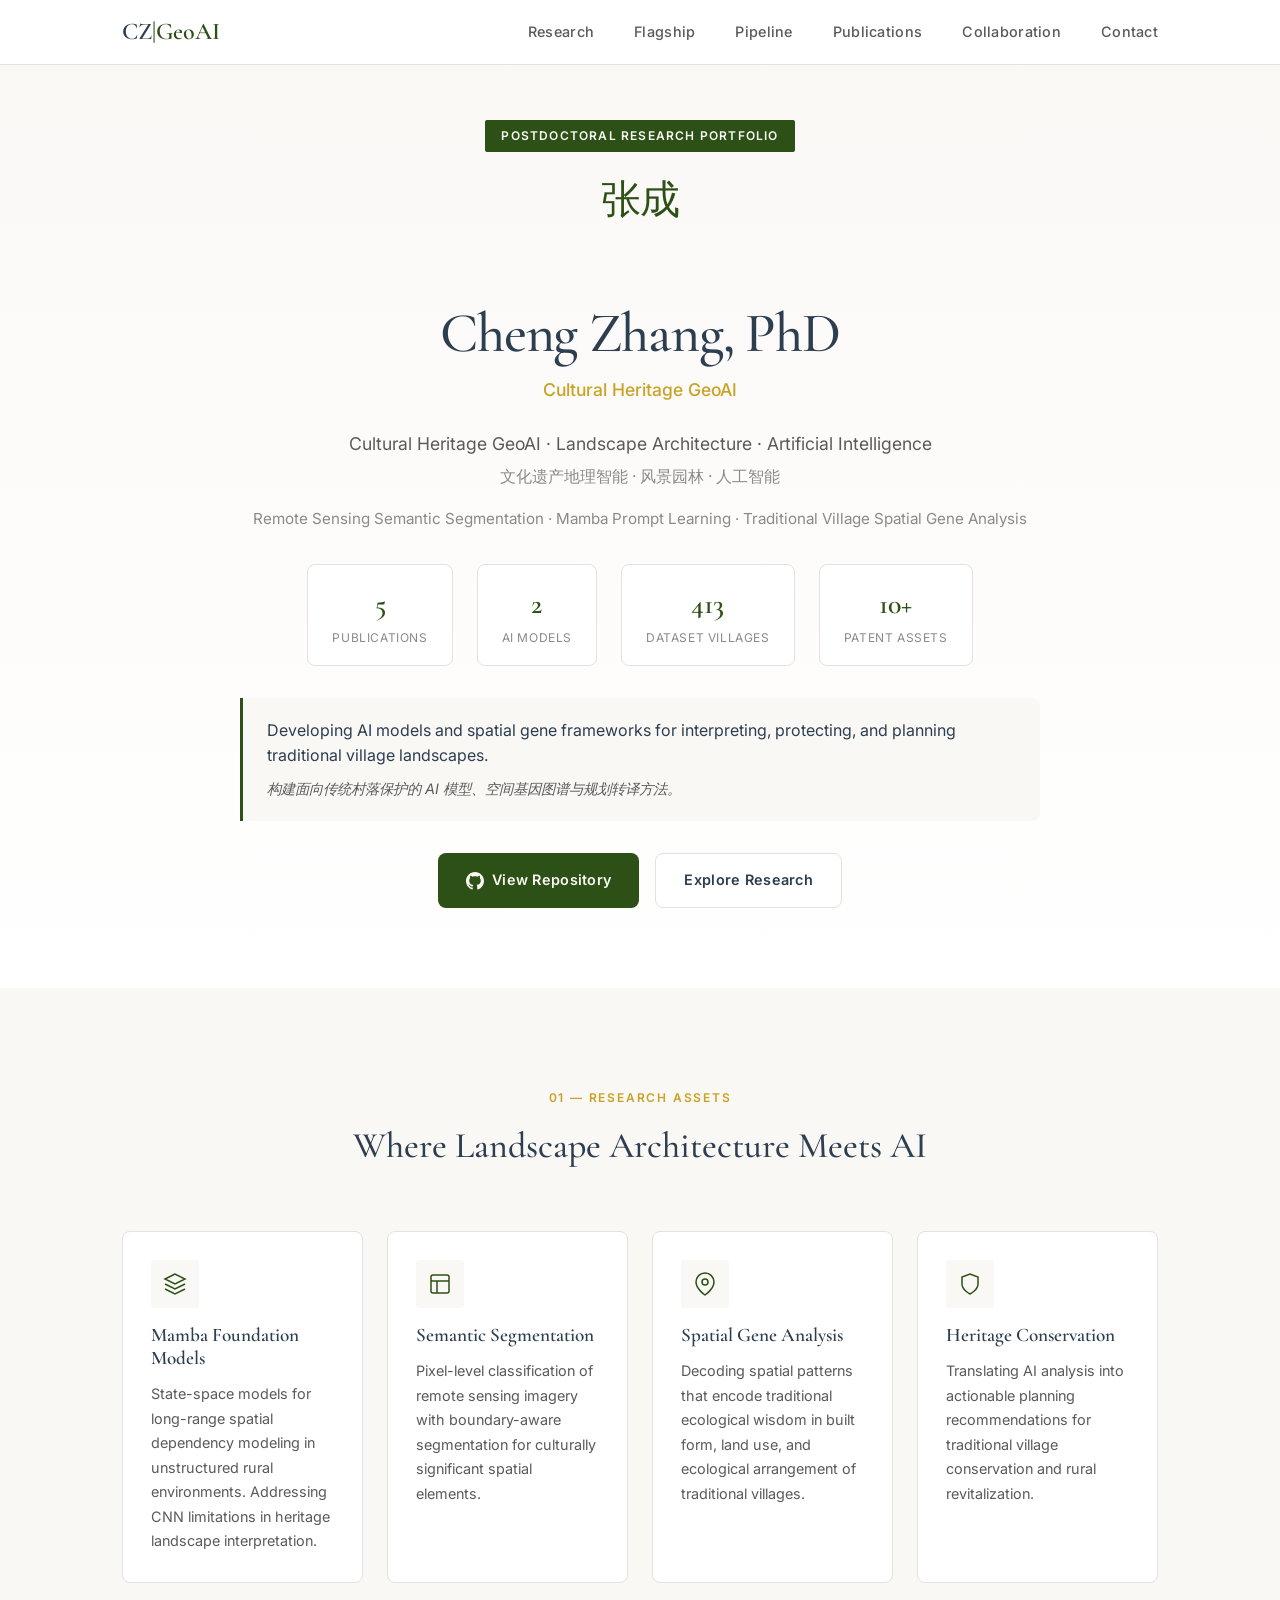
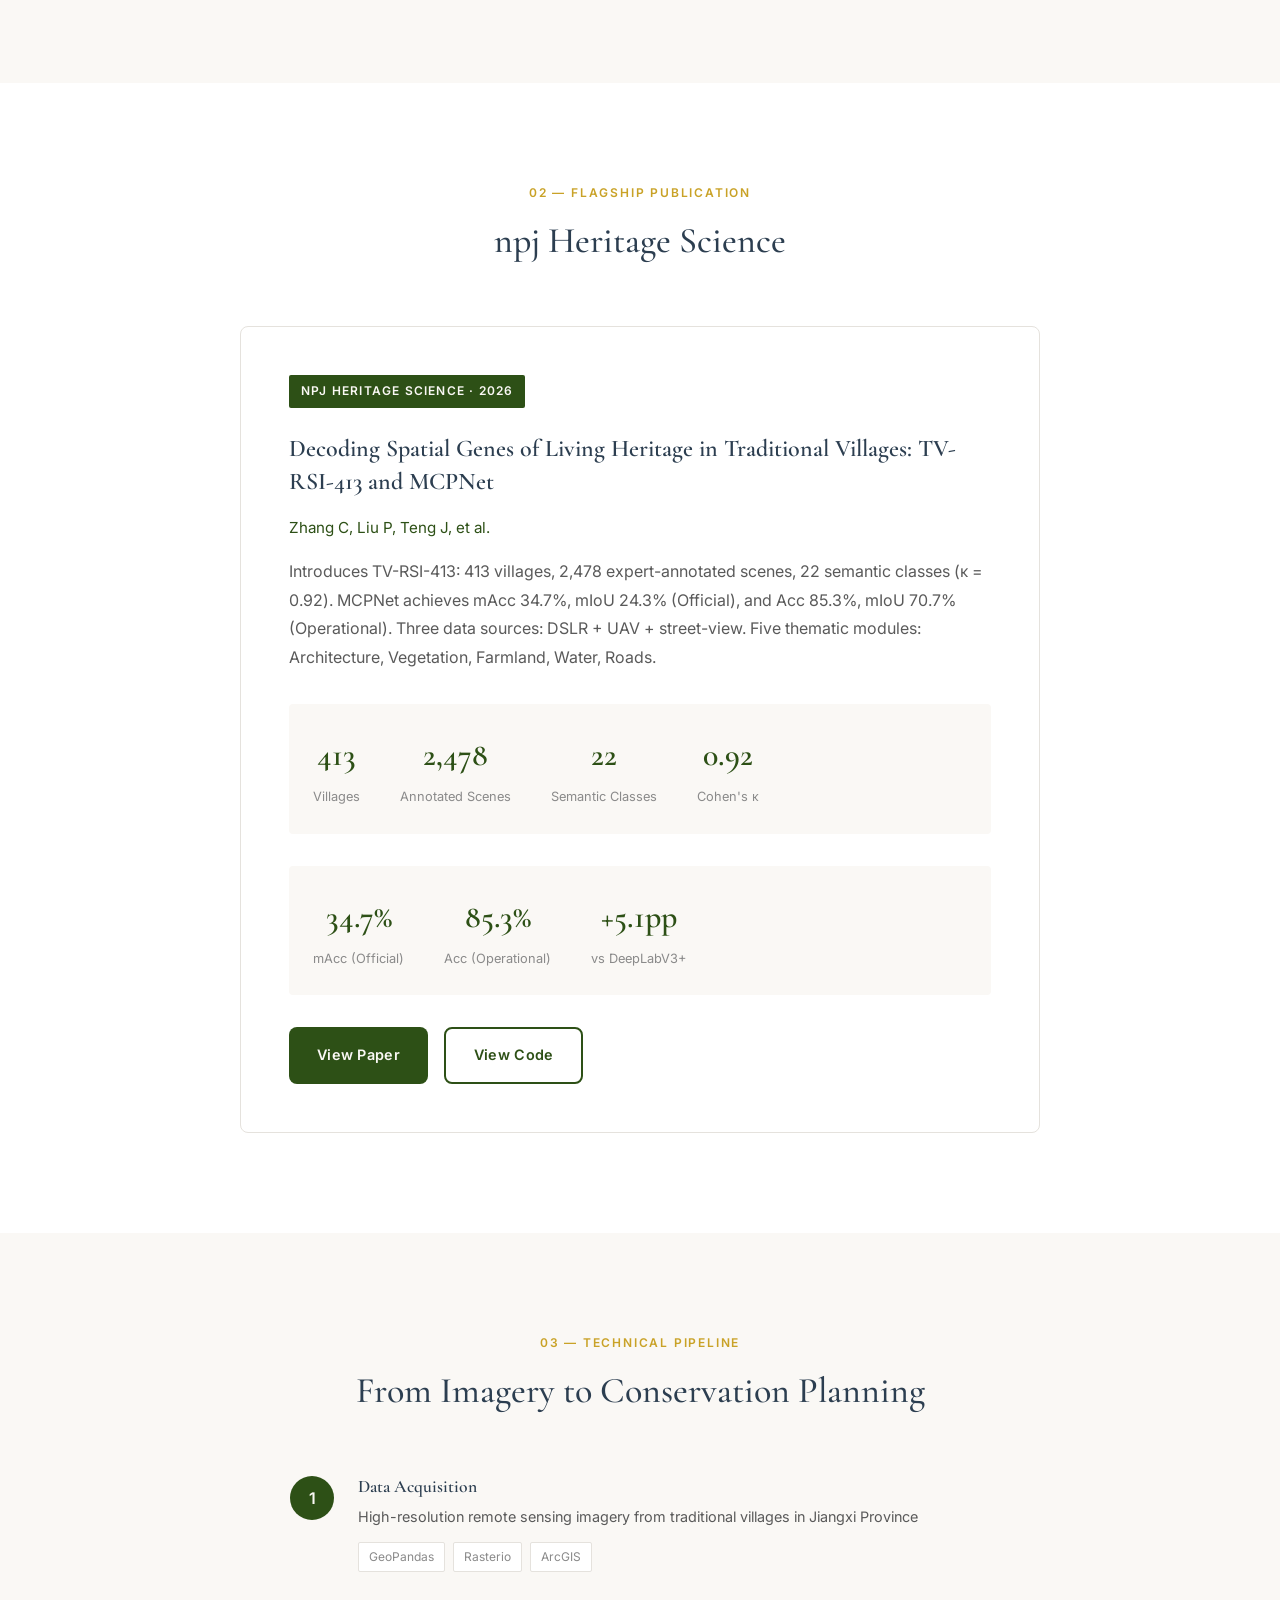
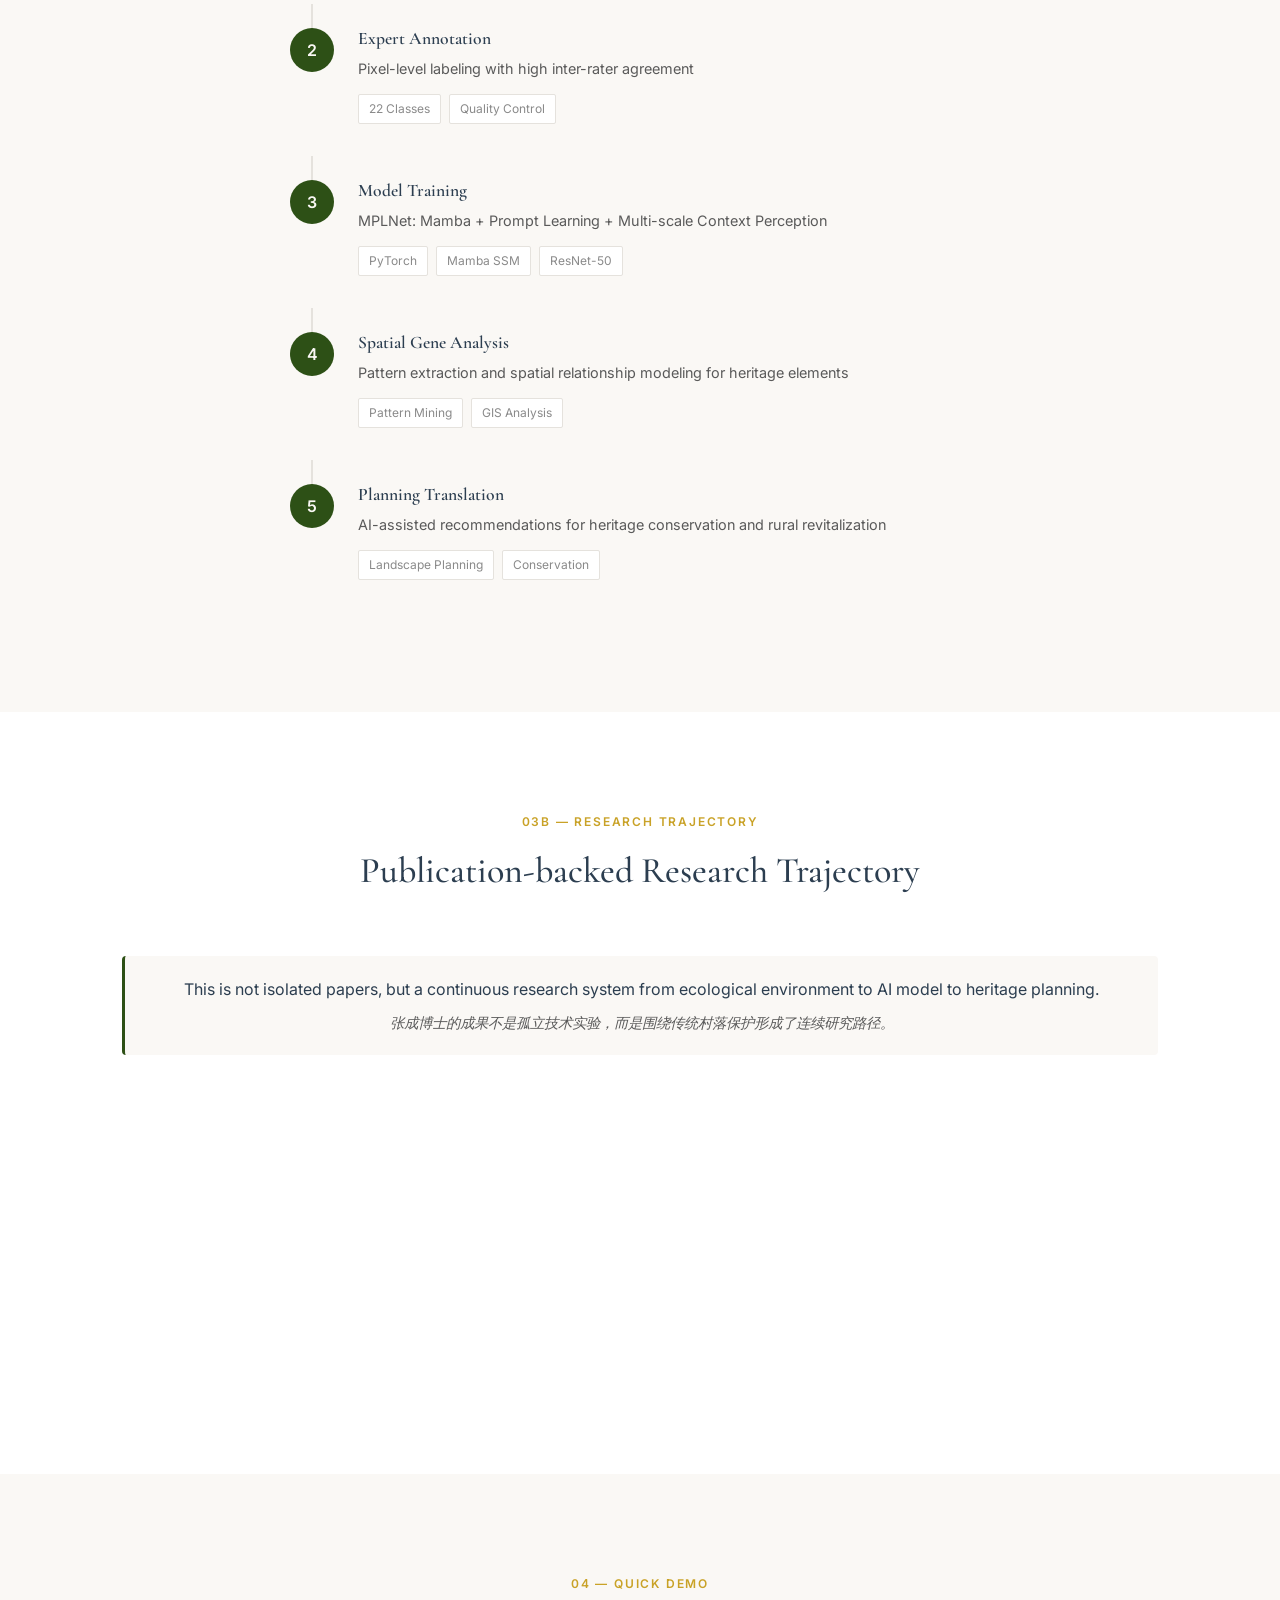
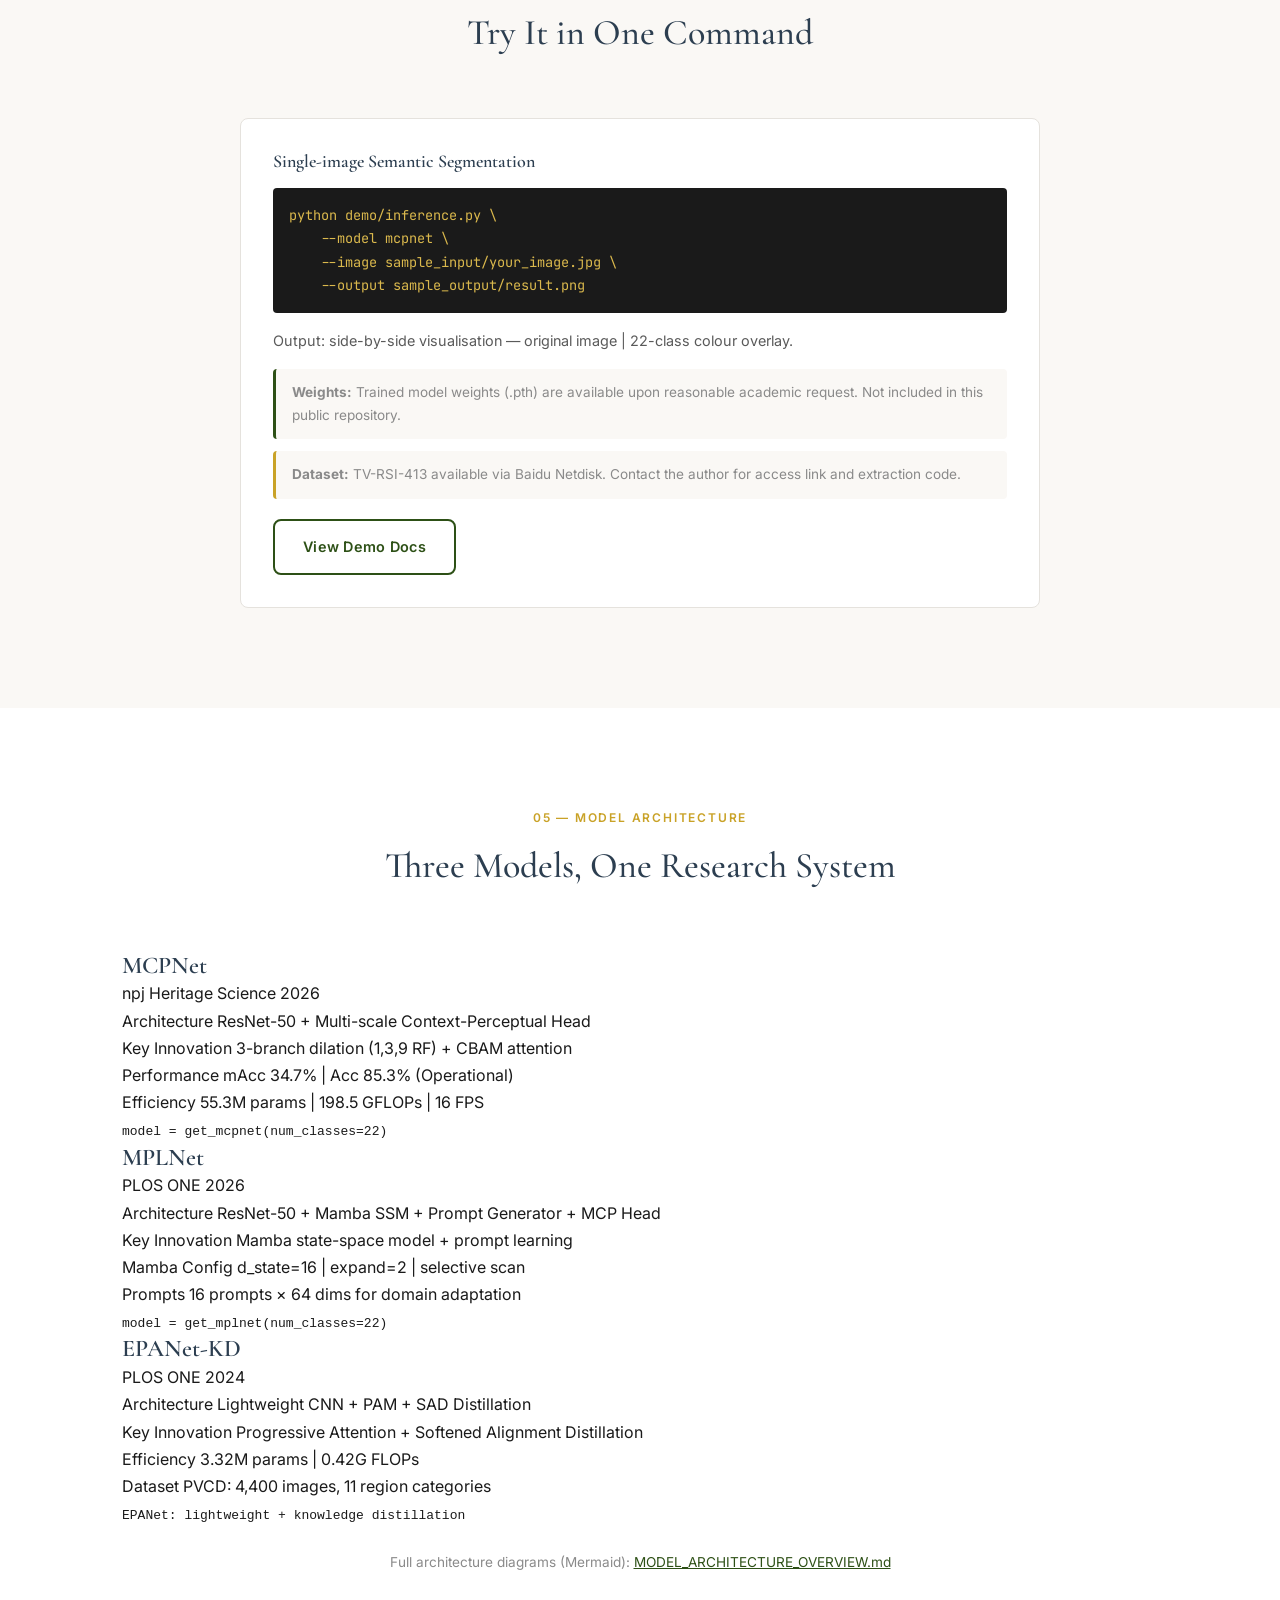
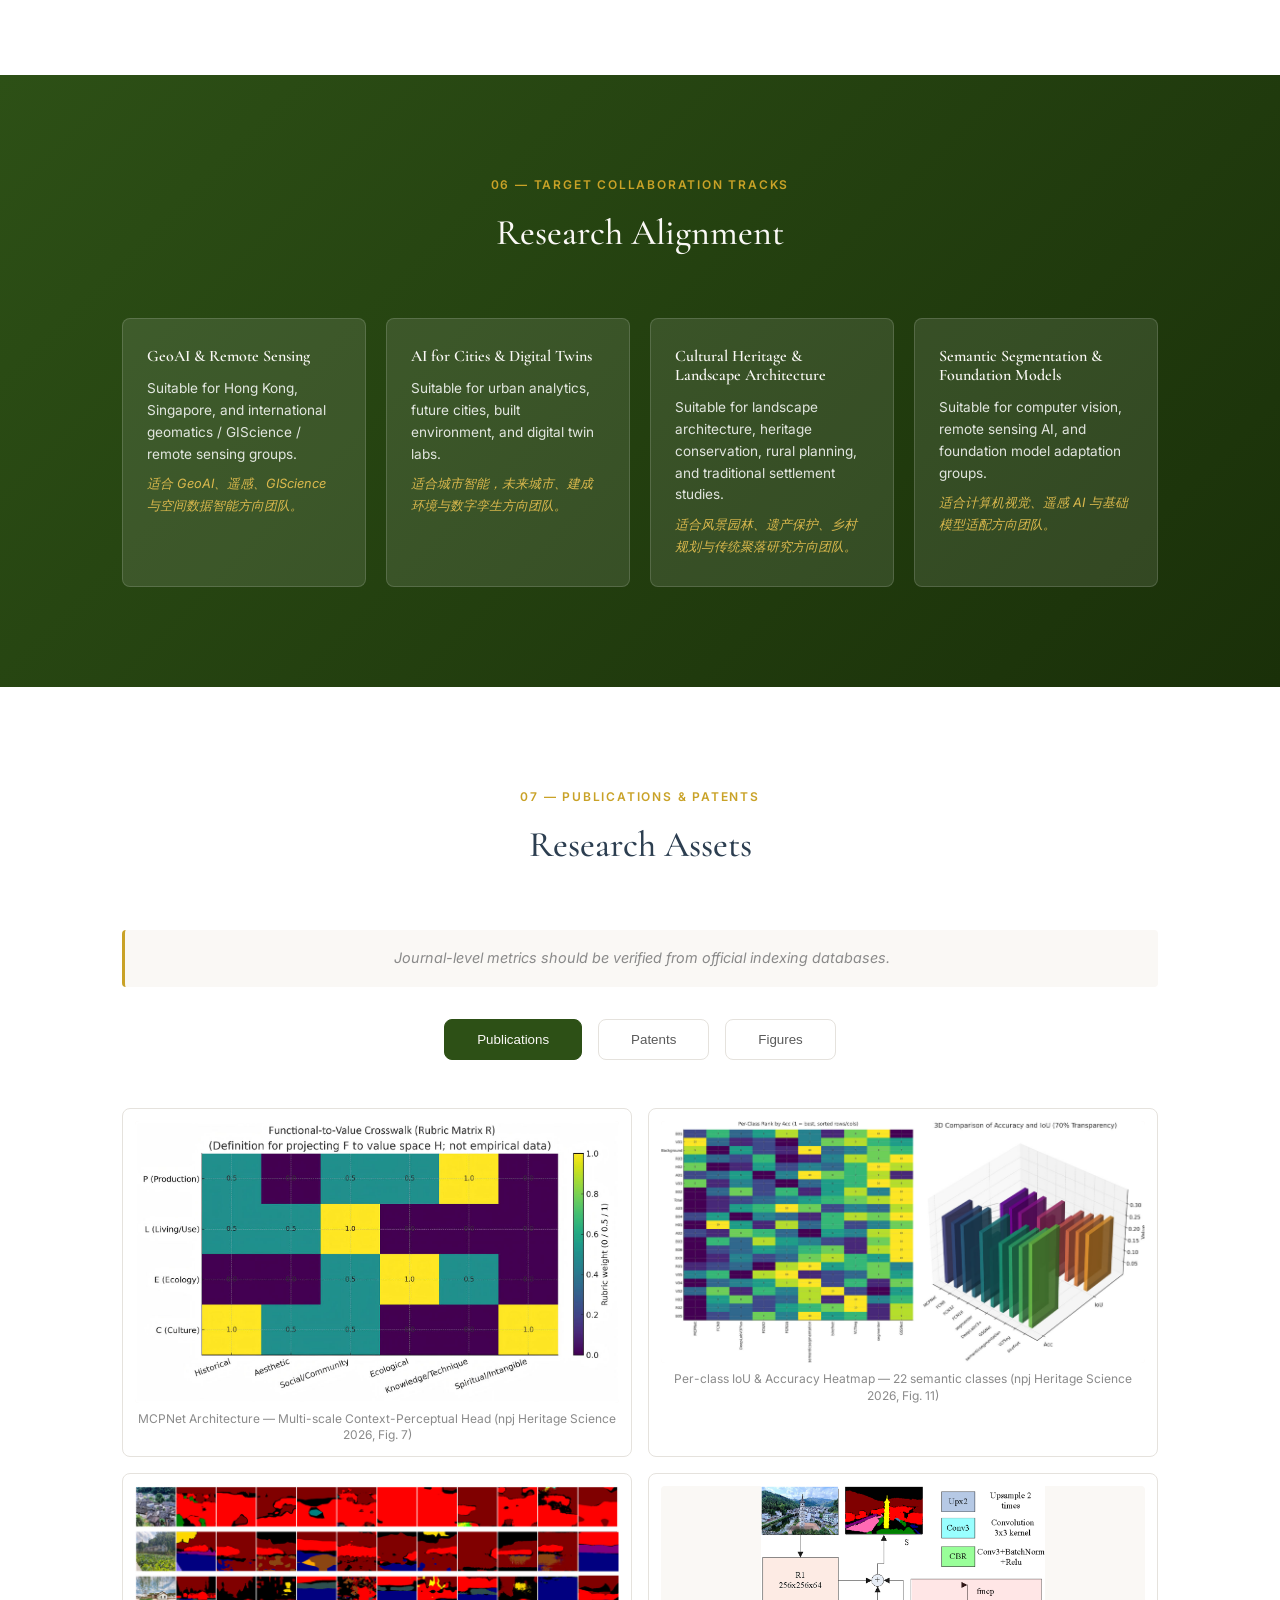
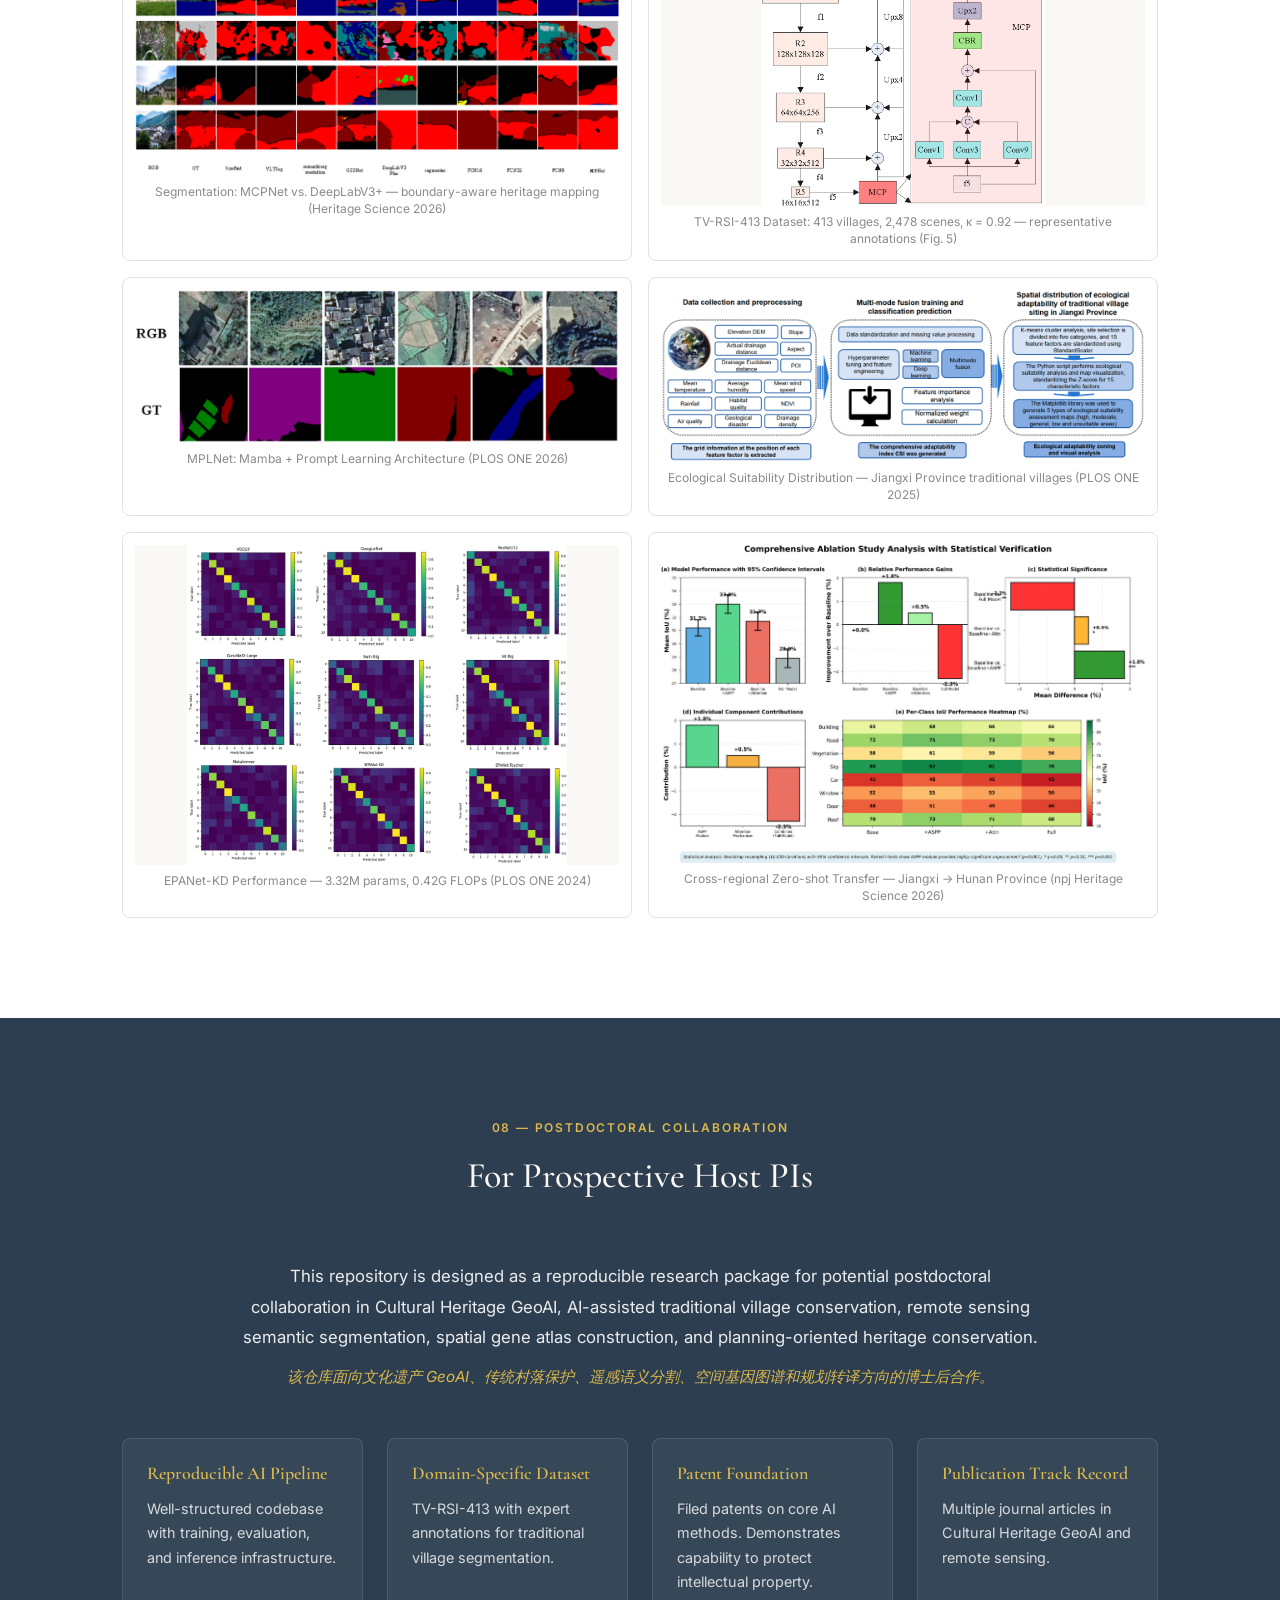
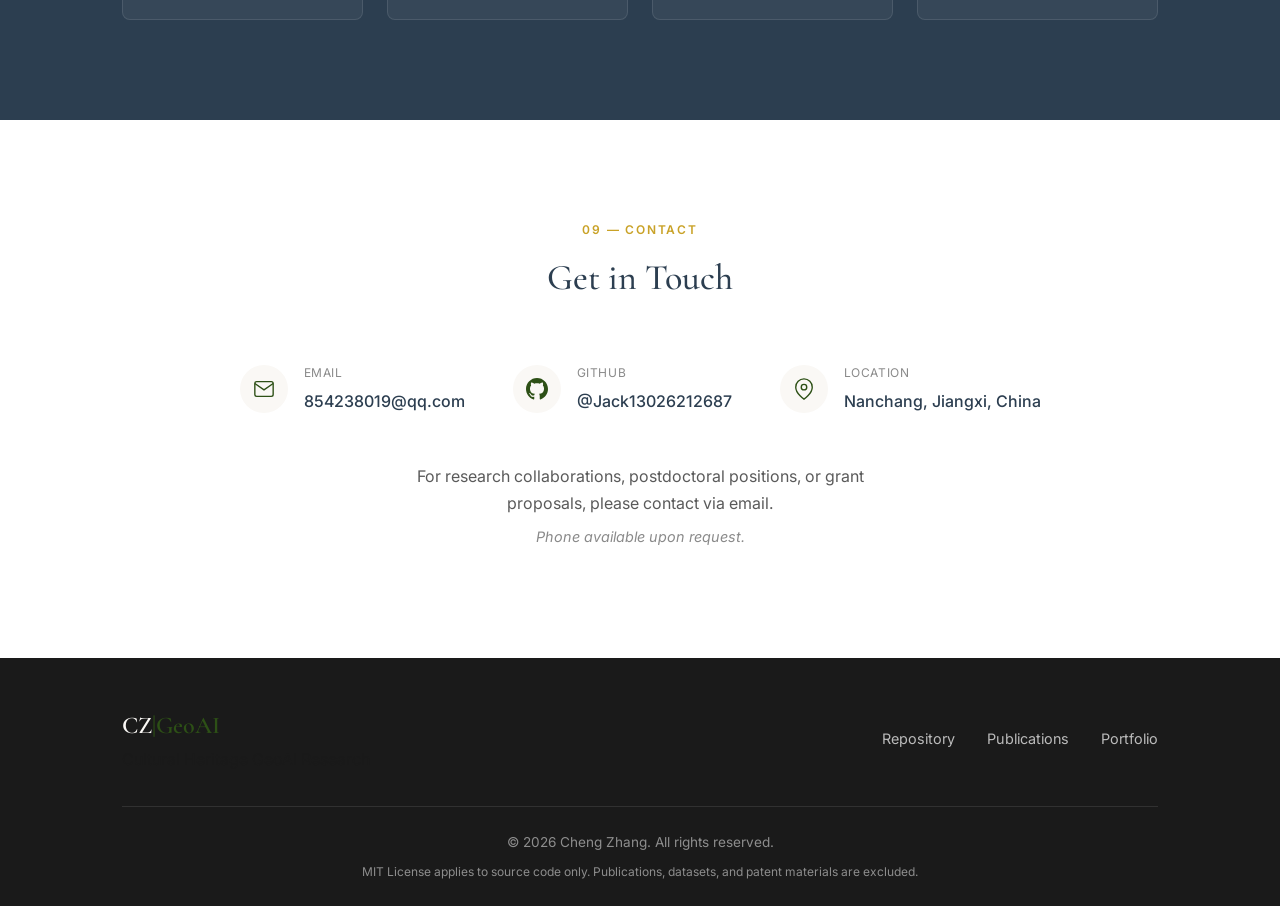
<file: docs/index.html>
<!DOCTYPE html>
<html lang="en">
<head>
    <meta charset="UTF-8">
    <meta name="viewport" content="width=device-width, initial-scale=1.0">
    <title>Cheng Zhang | Cultural Heritage GeoAI</title>
    <link rel="stylesheet" href="assets/style.css">
    <link rel="preconnect" href="https://fonts.googleapis.com">
    <link rel="preconnect" href="https://fonts.gstatic.com" crossorigin>
    <link href="https://fonts.googleapis.com/css2?family=Cormorant+Garamond:ital,wght@0,400;0,500;0,600;0,700;1,400&family=Inter:wght@300;400;500;600;700&family=JetBrains+Mono:wght@400;500&display=swap" rel="stylesheet">
</head>
<body>
    <!-- Navigation -->
    <nav class="navbar">
        <div class="nav-container">
            <a href="#" class="nav-logo">CZ<span class="accent">|GeoAI</span></a>
            <ul class="nav-links">
                <li><a href="#research">Research</a></li>
                <li><a href="#flagship">Flagship</a></li>
                <li><a href="#pipeline">Pipeline</a></li>
                <li><a href="#publications">Publications</a></li>
                <li><a href="#collaboration">Collaboration</a></li>
                <li><a href="#contact">Contact</a></li>
            </ul>
        </div>
    </nav>

    <!-- Hero Section -->
    <header class="hero">
        <div class="hero-content">
            <div class="hero-badge">Postdoctoral Research Portfolio</div>
            <h1><span class="name-cn">张成</span><br>Cheng Zhang, PhD</h1>
            <p class="hero-degree">Cultural Heritage GeoAI</p>
            <p class="hero-subtitle">Cultural Heritage GeoAI · Landscape Architecture · Artificial Intelligence</p>
            <p class="hero-subtitle-cn">文化遗产地理智能 · 风景园林 · 人工智能</p>
            <p class="hero-focus">Remote Sensing Semantic Segmentation · Mamba Prompt Learning · Traditional Village Spatial Gene Analysis</p>
            <div class="hero-assets">
                <div class="asset-card">
                    <span class="asset-number">5</span>
                    <span class="asset-label">Publications</span>
                </div>
                <div class="asset-card">
                    <span class="asset-number">2</span>
                    <span class="asset-label">AI Models</span>
                </div>
                <div class="asset-card">
                    <span class="asset-number">413</span>
                    <span class="asset-label">Dataset Villages</span>
                </div>
                <div class="asset-card">
                    <span class="asset-number">10+</span>
                    <span class="asset-label">Patent Assets</span>
                </div>
            </div>
            <div class="hero-mission">
                <p class="mission-en">Developing AI models and spatial gene frameworks for interpreting, protecting, and planning traditional village landscapes.</p>
                <p class="mission-cn">构建面向传统村落保护的 AI 模型、空间基因图谱与规划转译方法。</p>
            </div>
            <div class="hero-cta">
                <a href="https://github.com/Jack13026212687/MPLNet-Cultural-Heritage-GeoAI" class="btn btn-primary" target="_blank">
                    <svg class="icon" viewBox="0 0 24 24" fill="currentColor"><path d="M12 0c-6.626 0-12 5.373-12 12 0 5.302 3.438 9.8 8.207 11.387.599.111.793-.261.793-.577v-2.234c-3.338.726-4.033-1.416-4.033-1.416-.546-1.387-1.333-1.756-1.333-1.756-1.089-.745.083-.729.083-.729 1.205.084 1.839 1.237 1.839 1.237 1.07 1.834 2.807 1.304 3.492.997.107-.775.418-1.305.762-1.604-2.665-.305-5.467-1.334-5.467-5.931 0-1.311.469-2.381 1.236-3.221-.124-.303-.535-1.524.117-3.176 0 0 1.008-.322 3.301 1.23.957-.266 1.983-.399 3.003-.404 1.02.005 2.047.138 3.006.404 2.291-1.552 3.297-1.23 3.297-1.23.653 1.653.242 2.874.118 3.176.77.84 1.235 1.911 1.235 3.221 0 4.609-2.807 5.624-5.479 5.921.43.372.823 1.102.823 2.222v3.293c0 .319.192.694.801.576 4.765-1.589 8.199-6.086 8.199-11.386 0-6.627-5.373-12-12-12z"/></svg>
                    View Repository
                </a>
                <a href="#research" class="btn btn-secondary">Explore Research</a>
            </div>
        </div>
    </header>

    <!-- Research Assets Section -->
    <section id="research" class="section section-light">
        <div class="container">
            <div class="section-header">
                <span class="section-label">01 — Research Assets</span>
                <h2>Where Landscape Architecture Meets AI</h2>
            </div>
            <div class="research-grid">
                <div class="research-card">
                    <div class="card-icon">
                        <svg viewBox="0 0 24 24" fill="none" stroke="currentColor" stroke-width="1.5"><path d="M12 2L2 7l10 5 10-5-10-5z"/><path d="M2 17l10 5 10-5M2 12l10 5 10-5"/></svg>
                    </div>
                    <h3>Mamba Foundation Models</h3>
                    <p>State-space models for long-range spatial dependency modeling in unstructured rural environments. Addressing CNN limitations in heritage landscape interpretation.</p>
                </div>
                <div class="research-card">
                    <div class="card-icon">
                        <svg viewBox="0 0 24 24" fill="none" stroke="currentColor" stroke-width="1.5"><rect x="3" y="3" width="18" height="18" rx="2"/><path d="M3 9h18M9 21V9"/></svg>
                    </div>
                    <h3>Semantic Segmentation</h3>
                    <p>Pixel-level classification of remote sensing imagery with boundary-aware segmentation for culturally significant spatial elements.</p>
                </div>
                <div class="research-card">
                    <div class="card-icon">
                        <svg viewBox="0 0 24 24" fill="none" stroke="currentColor" stroke-width="1.5"><path d="M21 10c0 7-9 13-9 13s-9-6-9-13a9 9 0 0 1 18 0z"/><circle cx="12" cy="10" r="3"/></svg>
                    </div>
                    <h3>Spatial Gene Analysis</h3>
                    <p>Decoding spatial patterns that encode traditional ecological wisdom in built form, land use, and ecological arrangement of traditional villages.</p>
                </div>
                <div class="research-card">
                    <div class="card-icon">
                        <svg viewBox="0 0 24 24" fill="none" stroke="currentColor" stroke-width="1.5"><path d="M12 22s8-4 8-10V5l-8-3-8 3v7c0 6 8 10 8 10z"/></svg>
                    </div>
                    <h3>Heritage Conservation</h3>
                    <p>Translating AI analysis into actionable planning recommendations for traditional village conservation and rural revitalization.</p>
                </div>
            </div>
        </div>
    </section>

    <!-- Flagship Work Section -->
    <section id="flagship" class="section">
        <div class="container">
            <div class="section-header">
                <span class="section-label">02 — Flagship Publication</span>
                <h2>npj Heritage Science</h2>
            </div>
            <div class="flagship-card">
                <div class="flagship-content">
                    <div class="journal-badge">npj Heritage Science · 2026</div>
                    <h3>Decoding Spatial Genes of Living Heritage in Traditional Villages: TV-RSI-413 and MCPNet</h3>
                    <p class="authors">Zhang C, Liu P, Teng J, et al.</p>
                    <p class="abstract">
                        Introduces TV-RSI-413: 413 villages, 2,478 expert-annotated scenes, 22 semantic classes (κ = 0.92). MCPNet achieves mAcc 34.7%, mIoU 24.3% (Official), and Acc 85.3%, mIoU 70.7% (Operational). Three data sources: DSLR + UAV + street-view. Five thematic modules: Architecture, Vegetation, Farmland, Water, Roads.
                    </p>
                    <div class="flagship-stats">
                        <div class="stat">
                            <span class="stat-value">413</span>
                            <span class="stat-label">Villages</span>
                        </div>
                        <div class="stat">
                            <span class="stat-value">2,478</span>
                            <span class="stat-label">Annotated Scenes</span>
                        </div>
                        <div class="stat">
                            <span class="stat-value">22</span>
                            <span class="stat-label">Semantic Classes</span>
                        </div>
                        <div class="stat">
                            <span class="stat-value">0.92</span>
                            <span class="stat-label">Cohen's κ</span>
                        </div>
                    </div>
                    <div class="flagship-stats" style="margin-top:12px;">
                        <div class="stat">
                            <span class="stat-value">34.7%</span>
                            <span class="stat-label">mAcc (Official)</span>
                        </div>
                        <div class="stat">
                            <span class="stat-value">85.3%</span>
                            <span class="stat-label">Acc (Operational)</span>
                        </div>
                        <div class="stat">
                            <span class="stat-value">+5.1pp</span>
                            <span class="stat-label">vs DeepLabV3+</span>
                        </div>
                    </div>
                    <div class="flagship-actions">
                        <a href="https://doi.org/10.1038/s40494-025-02253-1" class="btn btn-primary" target="_blank">View Paper</a>
                        <a href="https://github.com/Jack13026212687/MPLNet-Cultural-Heritage-GeoAI" class="btn btn-outline">View Code</a>
                    </div>
                </div>
            </div>
        </div>
    </section>

    <!-- Technical Pipeline Section -->
    <section id="pipeline" class="section section-light">
        <div class="container">
            <div class="section-header">
                <span class="section-label">03 — Technical Pipeline</span>
                <h2>From Imagery to Conservation Planning</h2>
            </div>
            <div class="pipeline">
                <div class="pipeline-stage">
                    <div class="stage-number">1</div>
                    <div class="stage-content">
                        <h4>Data Acquisition</h4>
                        <p>High-resolution remote sensing imagery from traditional villages in Jiangxi Province</p>
                        <div class="stage-tags">
                            <span>GeoPandas</span>
                            <span>Rasterio</span>
                            <span>ArcGIS</span>
                        </div>
                    </div>
                </div>
                <div class="pipeline-connector"></div>
                <div class="pipeline-stage">
                    <div class="stage-number">2</div>
                    <div class="stage-content">
                        <h4>Expert Annotation</h4>
                        <p>Pixel-level labeling with high inter-rater agreement</p>
                        <div class="stage-tags">
                            <span>22 Classes</span>
                            <span>Quality Control</span>
                        </div>
                    </div>
                </div>
                <div class="pipeline-connector"></div>
                <div class="pipeline-stage">
                    <div class="stage-number">3</div>
                    <div class="stage-content">
                        <h4>Model Training</h4>
                        <p>MPLNet: Mamba + Prompt Learning + Multi-scale Context Perception</p>
                        <div class="stage-tags">
                            <span>PyTorch</span>
                            <span>Mamba SSM</span>
                            <span>ResNet-50</span>
                        </div>
                    </div>
                </div>
                <div class="pipeline-connector"></div>
                <div class="pipeline-stage">
                    <div class="stage-number">4</div>
                    <div class="stage-content">
                        <h4>Spatial Gene Analysis</h4>
                        <p>Pattern extraction and spatial relationship modeling for heritage elements</p>
                        <div class="stage-tags">
                            <span>Pattern Mining</span>
                            <span>GIS Analysis</span>
                        </div>
                    </div>
                </div>
                <div class="pipeline-connector"></div>
                <div class="pipeline-stage">
                    <div class="stage-number">5</div>
                    <div class="stage-content">
                        <h4>Planning Translation</h4>
                        <p>AI-assisted recommendations for heritage conservation and rural revitalization</p>
                        <div class="stage-tags">
                            <span>Landscape Planning</span>
                            <span>Conservation</span>
                        </div>
                    </div>
                </div>
            </div>
        </div>
    </section>

    <!-- Publication Research Trajectory Section -->
    <section class="section">
        <div class="container">
            <div class="section-header">
                <span class="section-label">03B — Research Trajectory</span>
                <h2>Publication-backed Research Trajectory</h2>
            </div>
            <div class="trajectory-intro">
                <p class="traj-desc-en">This is not isolated papers, but a continuous research system from ecological environment to AI model to heritage planning.</p>
                <p class="traj-desc-cn">张成博士的成果不是孤立技术实验，而是围绕传统村落保护形成了连续研究路径。</p>
            </div>
            <div class="trajectory-grid">
                <div class="traj-card">
                    <span class="traj-scale">Macro</span>
                    <h5>Ecological Suitability</h5>
                    <p class="traj-en">AI-based environmental suitability and traditional village location analysis.</p>
                    <p class="traj-cn">宏观生态适宜性</p>
                    <span class="traj-venue">PLOS ONE 2025</span>
                </div>
                <div class="traj-card">
                    <span class="traj-scale">Meso</span>
                    <h5>Semantic Segmentation</h5>
                    <p class="traj-en">MPLNet and Mamba prompt learning for remote sensing interpretation.</p>
                    <p class="traj-cn">中观遥感语义分割</p>
                    <span class="traj-venue">PLOS ONE 2026</span>
                </div>
                <div class="traj-card">
                    <span class="traj-scale">Micro</span>
                    <h5>Village Classification</h5>
                    <p class="traj-en">EPANet-KD and knowledge distillation for fine-grained classification.</p>
                    <p class="traj-cn">微观村落分类识别</p>
                    <span class="traj-venue">PLOS ONE 2024</span>
                </div>
                <div class="traj-card traj-featured">
                    <span class="traj-scale">Cross-scale</span>
                    <h5>Spatial Gene Framework</h5>
                    <p class="traj-en">TV-RSI-413 and MCPNet for living heritage spatial gene decoding.</p>
                    <p class="traj-cn">跨尺度空间基因框架</p>
                    <span class="traj-venue">npj Heritage Science 2026</span>
                </div>
                <div class="traj-card">
                    <span class="traj-scale">Domain</span>
                    <h5>Heritage Conservation</h5>
                    <p class="traj-en">Ecological wisdom grounding for landscape architecture practice.</p>
                    <p class="traj-cn">风景园林领域基础</p>
                    <span class="traj-venue">Open J. Social Sciences 2022</span>
                </div>
            </div>
        </div>
    </section>

    <!-- Quick Demo Section -->
    <section class="section section-light">
        <div class="container">
            <div class="section-header">
                <span class="section-label">04 — Quick Demo</span>
                <h2>Try It in One Command</h2>
            </div>
            <div class="demo-content" style="max-width:800px;margin:0 auto;">
                <div class="demo-card" style="background:var(--bg-card);border:1px solid var(--border);border-radius:var(--radius);padding:32px;">
                    <h4 style="color:var(--charcoal);margin-bottom:16px;">Single-image Semantic Segmentation</h4>
                    <pre style="background:var(--bg-dark);color:var(--accent-light);padding:16px;border-radius:var(--radius-sm);overflow-x:auto;font-family:'JetBrains Mono',monospace;font-size:0.85rem;">python demo/inference.py \
    --model mcpnet \
    --image sample_input/your_image.jpg \
    --output sample_output/result.png</pre>
                    <p style="color:var(--text-secondary);margin-top:16px;font-size:0.9rem;">Output: side-by-side visualisation — original image | 22-class colour overlay.</p>
                    <div style="margin-top:16px;padding:12px 16px;background:var(--paper);border-radius:var(--radius-sm);border-left:3px solid var(--primary);">
                        <p style="font-size:0.85rem;color:var(--text-muted);margin:0;">
                            <strong>Weights:</strong> Trained model weights (.pth) are available upon reasonable academic request.
                            Not included in this public repository.
                        </p>
                    </div>
                    <div style="margin-top:12px;padding:12px 16px;background:var(--paper);border-radius:var(--radius-sm);border-left:3px solid var(--accent);">
                        <p style="font-size:0.85rem;color:var(--text-muted);margin:0;">
                            <strong>Dataset:</strong> TV-RSI-413 available via Baidu Netdisk. Contact the author for access link and extraction code.
                        </p>
                    </div>
                    <a href="demo/README.md" class="btn btn-outline" style="margin-top:20px;">View Demo Docs</a>
                </div>
            </div>
        </div>
    </section>

    <!-- Model Architecture Section -->
    <section class="section">
        <div class="container">
            <div class="section-header">
                <span class="section-label">05 — Model Architecture</span>
                <h2>Three Models, One Research System</h2>
            </div>
            <div class="models-grid">
                <div class="model-card visible">
                    <div class="model-header">
                        <h3>MCPNet</h3>
                        <span class="model-badge">npj Heritage Science 2026</span>
                    </div>
                    <div class="model-specs">
                        <div class="spec">
                            <span class="spec-label">Architecture</span>
                            <span class="spec-value">ResNet-50 + Multi-scale Context-Perceptual Head</span>
                        </div>
                        <div class="spec">
                            <span class="spec-label">Key Innovation</span>
                            <span class="spec-value">3-branch dilation (1,3,9 RF) + CBAM attention</span>
                        </div>
                        <div class="spec">
                            <span class="spec-label">Performance</span>
                            <span class="spec-value">mAcc 34.7% | Acc 85.3% (Operational)</span>
                        </div>
                        <div class="spec">
                            <span class="spec-label">Efficiency</span>
                            <span class="spec-value">55.3M params | 198.5 GFLOPs | 16 FPS</span>
                        </div>
                    </div>
                    <div class="model-code"><code>model = get_mcpnet(num_classes=22)</code></div>
                </div>
                <div class="model-card visible">
                    <div class="model-header">
                        <h3>MPLNet</h3>
                        <span class="model-badge">PLOS ONE 2026</span>
                    </div>
                    <div class="model-specs">
                        <div class="spec">
                            <span class="spec-label">Architecture</span>
                            <span class="spec-value">ResNet-50 + Mamba SSM + Prompt Generator + MCP Head</span>
                        </div>
                        <div class="spec">
                            <span class="spec-label">Key Innovation</span>
                            <span class="spec-value">Mamba state-space model + prompt learning</span>
                        </div>
                        <div class="spec">
                            <span class="spec-label">Mamba Config</span>
                            <span class="spec-value">d_state=16 | expand=2 | selective scan</span>
                        </div>
                        <div class="spec">
                            <span class="spec-label">Prompts</span>
                            <span class="spec-value">16 prompts × 64 dims for domain adaptation</span>
                        </div>
                    </div>
                    <div class="model-code"><code>model = get_mplnet(num_classes=22)</code></div>
                </div>
                <div class="model-card visible">
                    <div class="model-header">
                        <h3>EPANet-KD</h3>
                        <span class="model-badge">PLOS ONE 2024</span>
                    </div>
                    <div class="model-specs">
                        <div class="spec">
                            <span class="spec-label">Architecture</span>
                            <span class="spec-value">Lightweight CNN + PAM + SAD Distillation</span>
                        </div>
                        <div class="spec">
                            <span class="spec-label">Key Innovation</span>
                            <span class="spec-value">Progressive Attention + Softened Alignment Distillation</span>
                        </div>
                        <div class="spec">
                            <span class="spec-label">Efficiency</span>
                            <span class="spec-value">3.32M params | 0.42G FLOPs</span>
                        </div>
                        <div class="spec">
                            <span class="spec-label">Dataset</span>
                            <span class="spec-value">PVCD: 4,400 images, 11 region categories</span>
                        </div>
                    </div>
                    <div class="model-code"><code>EPANet: lightweight + knowledge distillation</code></div>
                </div>
            </div>
            <p style="text-align:center;margin-top:24px;color:var(--text-muted);font-size:0.85rem;">
                Full architecture diagrams (Mermaid): <a href="../MODEL_ARCHITECTURE_OVERVIEW.md" style="color:var(--primary);">MODEL_ARCHITECTURE_OVERVIEW.md</a>
            </p>
        </div>
    </section>

    <!-- Collaboration Tracks Section -->
    <section class="section section-accent">
        <div class="container">
            <div class="section-header">
                <span class="section-label">06 — Target Collaboration Tracks</span>
                <h2>Research Alignment</h2>
            </div>
            <div class="tracks-grid">
                <div class="track-card">
                    <h5>GeoAI & Remote Sensing</h5>
                    <p class="track-desc-en">Suitable for Hong Kong, Singapore, and international geomatics / GIScience / remote sensing groups.</p>
                    <p class="track-desc-cn">适合 GeoAI、遥感、GIScience 与空间数据智能方向团队。</p>
                </div>
                <div class="track-card">
                    <h5>AI for Cities & Digital Twins</h5>
                    <p class="track-desc-en">Suitable for urban analytics, future cities, built environment, and digital twin labs.</p>
                    <p class="track-desc-cn">适合城市智能，未来城市、建成环境与数字孪生方向团队。</p>
                </div>
                <div class="track-card">
                    <h5>Cultural Heritage & Landscape Architecture</h5>
                    <p class="track-desc-en">Suitable for landscape architecture, heritage conservation, rural planning, and traditional settlement studies.</p>
                    <p class="track-desc-cn">适合风景园林、遗产保护、乡村规划与传统聚落研究方向团队。</p>
                </div>
                <div class="track-card">
                    <h5>Semantic Segmentation & Foundation Models</h5>
                    <p class="track-desc-en">Suitable for computer vision, remote sensing AI, and foundation model adaptation groups.</p>
                    <p class="track-desc-cn">适合计算机视觉、遥感 AI 与基础模型适配方向团队。</p>
                </div>
            </div>
        </div>
    </section>

    <!-- Publications Section -->
    <section id="publications" class="section">
        <div class="container">
            <div class="section-header">
                <span class="section-label">07 — Publications & Patents</span>
                <h2>Research Assets</h2>
            </div>
            <div class="pub-note">
                <p>Journal-level metrics should be verified from official indexing databases.</p>
            </div>
            <div class="publications-tabs">
                <button class="tab-btn active" data-tab="papers" onclick="switchTab('papers')">Publications</button>
                <button class="tab-btn" data-tab="patents" onclick="switchTab('patents')">Patents</button>
                <button class="tab-btn" data-tab="figures" onclick="switchTab('figures')">Figures</button>
            </div>
            <div class="tab-content" id="figures">
                <div class="figure-gallery">
                    <div class="figure-row">
                        <div class="figure-card">
                            <img src="../images/heritage_page8_img1.jpeg" alt="MCPNet Architecture" style="width:100%;border-radius:4px;" loading="lazy">
                            <p class="figure-cap">MCPNet Architecture — Multi-scale Context-Perceptual Head (npj Heritage Science 2026, Fig. 7)</p>
                        </div>
                        <div class="figure-card">
                            <img src="../images/heritage_page10_img1.jpeg" alt="Per-class Heatmap" style="width:100%;border-radius:4px;" loading="lazy">
                            <p class="figure-cap">Per-class IoU & Accuracy Heatmap — 22 semantic classes (npj Heritage Science 2026, Fig. 11)</p>
                        </div>
                    </div>
                    <div class="figure-row">
                        <div class="figure-card">
                            <img src="../images/heritage_page13_img1.jpeg" alt="Segmentation Comparison" style="width:100%;border-radius:4px;" loading="lazy">
                            <p class="figure-cap">Segmentation: MCPNet vs. DeepLabV3+ — boundary-aware heritage mapping (Heritage Science 2026)</p>
                        </div>
                        <div class="figure-card">
                            <img src="../images/heritage_page6_img1.png" alt="Dataset Overview" style="width:100%;border-radius:4px;" loading="lazy">
                            <p class="figure-cap">TV-RSI-413 Dataset: 413 villages, 2,478 scenes, κ = 0.92 — representative annotations (Fig. 5)</p>
                        </div>
                    </div>
                    <div class="figure-row">
                        <div class="figure-card">
                            <img src="../images/zhongguan_page5_img1.png" alt="MPLNet Architecture" style="width:100%;border-radius:4px;" loading="lazy">
                            <p class="figure-cap">MPLNet: Mamba + Prompt Learning Architecture (PLOS ONE 2026)</p>
                        </div>
                        <div class="figure-card">
                            <img src="../images/hongguan_page8_img1.png" alt="Ecological Suitability" style="width:100%;border-radius:4px;" loading="lazy">
                            <p class="figure-cap">Ecological Suitability Distribution — Jiangxi Province traditional villages (PLOS ONE 2025)</p>
                        </div>
                    </div>
                    <div class="figure-row">
                        <div class="figure-card">
                            <img src="../images/weiguan_page10_img1.jpeg" alt="EPANet-KD Results" style="width:100%;border-radius:4px;" loading="lazy">
                            <p class="figure-cap">EPANet-KD Performance — 3.32M params, 0.42G FLOPs (PLOS ONE 2024)</p>
                        </div>
                        <div class="figure-card">
                            <img src="../images/heritage_page15_img1.jpeg" alt="Cross-regional Transfer" style="width:100%;border-radius:4px;" loading="lazy">
                            <p class="figure-cap">Cross-regional Zero-shot Transfer — Jiangxi → Hunan Province (npj Heritage Science 2026)</p>
                        </div>
                    </div>
                </div>
            </div>
            <div class="tab-content active" id="papers">
                <div class="pub-list">
                    <div class="pub-item pub-featured">
                        <span class="pub-year">2026</span>
                        <div class="pub-info">
                            <h4>Decoding spatial genes of living heritage in traditional villages: TV-RSI-413 and MCPNet</h4>
                            <p class="pub-authors">Zhang C, Liu P, Teng J, et al.</p>
                            <p class="pub-journal"><strong>npj Heritage Science</strong> · DOI: 10.1038/s40494-025-02253-1</p>
                        </div>
                    </div>
                    <div class="pub-item">
                        <span class="pub-year">2026</span>
                        <div class="pub-info">
                            <h4>MPLNet: Mamba prompt learning network for semantic segmentation of remote sensing images of traditional villages</h4>
                            <p class="pub-authors">Zhang C, Liu P, Teng J, et al.</p>
                            <p class="pub-journal">PLOS ONE · DOI: 10.1371/journal.pone.0341130</p>
                        </div>
                    </div>
                    <div class="pub-item">
                        <span class="pub-year">2025</span>
                        <div class="pub-info">
                            <h4>Ecological suitability evaluation of traditional village locations in Jiangxi Province based on multi-model integration using AI</h4>
                            <p class="pub-authors">Zhang C, Teng J, Liu P, et al.</p>
                            <p class="pub-journal">PLOS ONE · DOI: 10.1371/journal.pone.0332375</p>
                        </div>
                    </div>
                    <div class="pub-item">
                        <span class="pub-year">2024</span>
                        <div class="pub-info">
                            <h4>EPANet-KD: Efficient progressive attention network for fine-grained provincial village classification via knowledge distillation</h4>
                            <p class="pub-authors">Zhang C, Liu C, et al.</p>
                            <p class="pub-journal">PLOS ONE · DOI: 10.1371/journal.pone.0298452</p>
                        </div>
                    </div>
                </div>
            </div>
            <div class="tab-content" id="patents">
                <div class="patent-list">
                    <div class="patent-item">
                        <span class="patent-type ai">AI</span>
                        <div class="patent-info">
                            <h4>Mamba Prompt Learning Semantic Segmentation for Remote Sensing Images</h4>
                            <p class="patent-id">Application No. 202511898333.5 · Filed</p>
                        </div>
                    </div>
                    <div class="patent-item">
                        <span class="patent-type ai">AI</span>
                        <div class="patent-info">
                            <h4>Multi-source Image Semantic Segmentation for Traditional Villages</h4>
                            <p class="patent-id">Application No. 202610071601.4 · Filed</p>
                        </div>
                    </div>
                    <div class="patent-item">
                        <span class="patent-type">Device</span>
                        <div class="patent-info">
                            <h4>Multi-functional Pavement for Landscape Architecture</h4>
                            <p class="patent-id">No. 2020114547103 · Granted</p>
                        </div>
                    </div>
                    <div class="patent-item">
                        <span class="patent-type">Device</span>
                        <div class="patent-info">
                            <h4>Landscape Architecture Design and Construction Device</h4>
                            <p class="patent-id">CN 220733832 U · Granted</p>
                        </div>
                    </div>
                </div>
            </div>
        </div>
    </section>

    <!-- Collaboration Section -->
    <section id="collaboration" class="section section-dark">
        <div class="container">
            <div class="section-header">
                <span class="section-label">08 — Postdoctoral Collaboration</span>
                <h2>For Prospective Host PIs</h2>
            </div>
            <div class="collab-intro">
                <p class="lead">This repository is designed as a reproducible research package for potential postdoctoral collaboration in Cultural Heritage GeoAI, AI-assisted traditional village conservation, remote sensing semantic segmentation, spatial gene atlas construction, and planning-oriented heritage conservation.</p>
                <p class="sub">该仓库面向文化遗产 GeoAI、传统村落保护、遥感语义分割、空间基因图谱和规划转译方向的博士后合作。</p>
            </div>
            <div class="collab-grid">
                <div class="collab-card">
                    <h4>Reproducible AI Pipeline</h4>
                    <p>Well-structured codebase with training, evaluation, and inference infrastructure.</p>
                </div>
                <div class="collab-card">
                    <h4>Domain-Specific Dataset</h4>
                    <p>TV-RSI-413 with expert annotations for traditional village segmentation.</p>
                </div>
                <div class="collab-card">
                    <h4>Patent Foundation</h4>
                    <p>Filed patents on core AI methods. Demonstrates capability to protect intellectual property.</p>
                </div>
                <div class="collab-card">
                    <h4>Publication Track Record</h4>
                    <p>Multiple journal articles in Cultural Heritage GeoAI and remote sensing.</p>
                </div>
            </div>
        </div>
    </section>

    <!-- Contact Section -->
    <section id="contact" class="section">
        <div class="container">
            <div class="section-header">
                <span class="section-label">09 — Contact</span>
                <h2>Get in Touch</h2>
            </div>
            <div class="contact-content">
                <div class="contact-info">
                    <div class="contact-item">
                        <div class="contact-icon">
                            <svg viewBox="0 0 24 24" fill="none" stroke="currentColor" stroke-width="1.5"><path d="M4 4h16c1.1 0 2 .9 2 2v12c0 1.1-.9 2-2 2H4c-1.1 0-2-.9-2-2V6c0-1.1.9-2 2-2z"/><polyline points="22,6 12,13 2,6"/></svg>
                        </div>
                        <div class="contact-details">
                            <span class="contact-label">Email</span>
                            <a href="mailto:854238019@qq.com" class="contact-value">854238019@qq.com</a>
                        </div>
                    </div>
                    <div class="contact-item">
                        <div class="contact-icon">
                            <svg viewBox="0 0 24 24" fill="currentColor"><path d="M12 0c-6.626 0-12 5.373-12 12 0 5.302 3.438 9.8 8.207 11.387.599.111.793-.261.793-.577v-2.234c-3.338.726-4.033-1.416-4.033-1.416-.546-1.387-1.333-1.756-1.333-1.756-1.089-.745.083-.729.083-.729 1.205.084 1.839 1.237 1.839 1.237 1.07 1.834 2.807 1.304 3.492.997.107-.775.418-1.305.762-1.604-2.665-.305-5.467-1.334-5.467-5.931 0-1.311.469-2.381 1.236-3.221-.124-.303-.535-1.524.117-3.176 0 0 1.008-.322 3.301 1.23.957-.266 1.983-.399 3.003-.404 1.02.005 2.047.138 3.006.404 2.291-1.552 3.297-1.23 3.297-1.23.653 1.653.242 2.874.118 3.176.77.84 1.235 1.911 1.235 3.221 0 4.609-2.807 5.624-5.479 5.921.43.372.823 1.102.823 2.222v3.293c0 .319.192.694.801.576 4.765-1.589 8.199-6.086 8.199-11.386 0-6.627-5.373-12-12-12z"/></svg>
                        </div>
                        <div class="contact-details">
                            <span class="contact-label">GitHub</span>
                            <a href="https://github.com/Jack13026212687" class="contact-value" target="_blank">@Jack13026212687</a>
                        </div>
                    </div>
                    <div class="contact-item">
                        <div class="contact-icon">
                            <svg viewBox="0 0 24 24" fill="none" stroke="currentColor" stroke-width="1.5"><path d="M21 10c0 7-9 13-9 13s-9-6-9-13a9 9 0 0 1 18 0z"/><circle cx="12" cy="10" r="3"/></svg>
                        </div>
                        <div class="contact-details">
                            <span class="contact-label">Location</span>
                            <span class="contact-value">Nanchang, Jiangxi, China</span>
                        </div>
                    </div>
                </div>
                <div class="contact-note">
                    <p>For research collaborations, postdoctoral positions, or grant proposals, please contact via email.</p>
                    <p class="phone-note">Phone available upon request.</p>
                </div>
            </div>
        </div>
    </section>

    <!-- Footer -->
    <footer class="footer">
        <div class="container">
            <div class="footer-content">
                <div class="footer-brand">
                    <span class="footer-logo">CZ<span class="accent">|GeoAI</span></span>
                    <p>Cultural Heritage GeoAI Research</p>
                </div>
                <div class="footer-links">
                    <a href="https://github.com/Jack13026212687/MPLNet-Cultural-Heritage-GeoAI" target="_blank">Repository</a>
                    <a href="papers/README.md">Publications</a>
                    <a href="POSTDOC_PORTFOLIO.md">Portfolio</a>
                </div>
            </div>
            <div class="footer-bottom">
                <p>&copy; 2026 Cheng Zhang. All rights reserved.</p>
                <p class="license-note">MIT License applies to source code only. Publications, datasets, and patent materials are excluded.</p>
            </div>
        </div>
    </footer>

    <script>
        // Tab functionality for Publications/Patents/Figures
        function switchTab(tabId) {
            document.querySelectorAll('.tab-btn').forEach(b => b.classList.remove('active'));
            document.querySelectorAll('.tab-content').forEach(c => c.style.display='none');
            const btn = document.querySelector('[data-tab="'+tabId+'"]');
            if (btn) btn.classList.add('active');
            const content = document.getElementById(tabId);
            if (content) content.style.display='block';
        }
        // Initialize: show first tab
        document.querySelectorAll('.tab-content').forEach((c,i) => { c.style.display = (i===0) ? 'block' : 'none'; });

        // Smooth scroll
        document.querySelectorAll('a[href^="#"]').forEach(anchor => {
            anchor.addEventListener('click', function (e) {
                e.preventDefault();
                document.querySelector(this.getAttribute('href')).scrollIntoView({
                    behavior: 'smooth'
                });
            });
        });

        // Intersection Observer for animations
        const observerOptions = {
            threshold: 0.1,
            rootMargin: '0px 0px -50px 0px'
        };

        const observer = new IntersectionObserver((entries) => {
            entries.forEach(entry => {
                if (entry.isIntersecting) {
                    entry.target.classList.add('visible');
                }
            });
        }, observerOptions);

        document.querySelectorAll('.section, .research-card, .model-card, .collab-card, .track-card').forEach(el => {
            observer.observe(el);
        });
    </script>
</body>
</html>
</file>
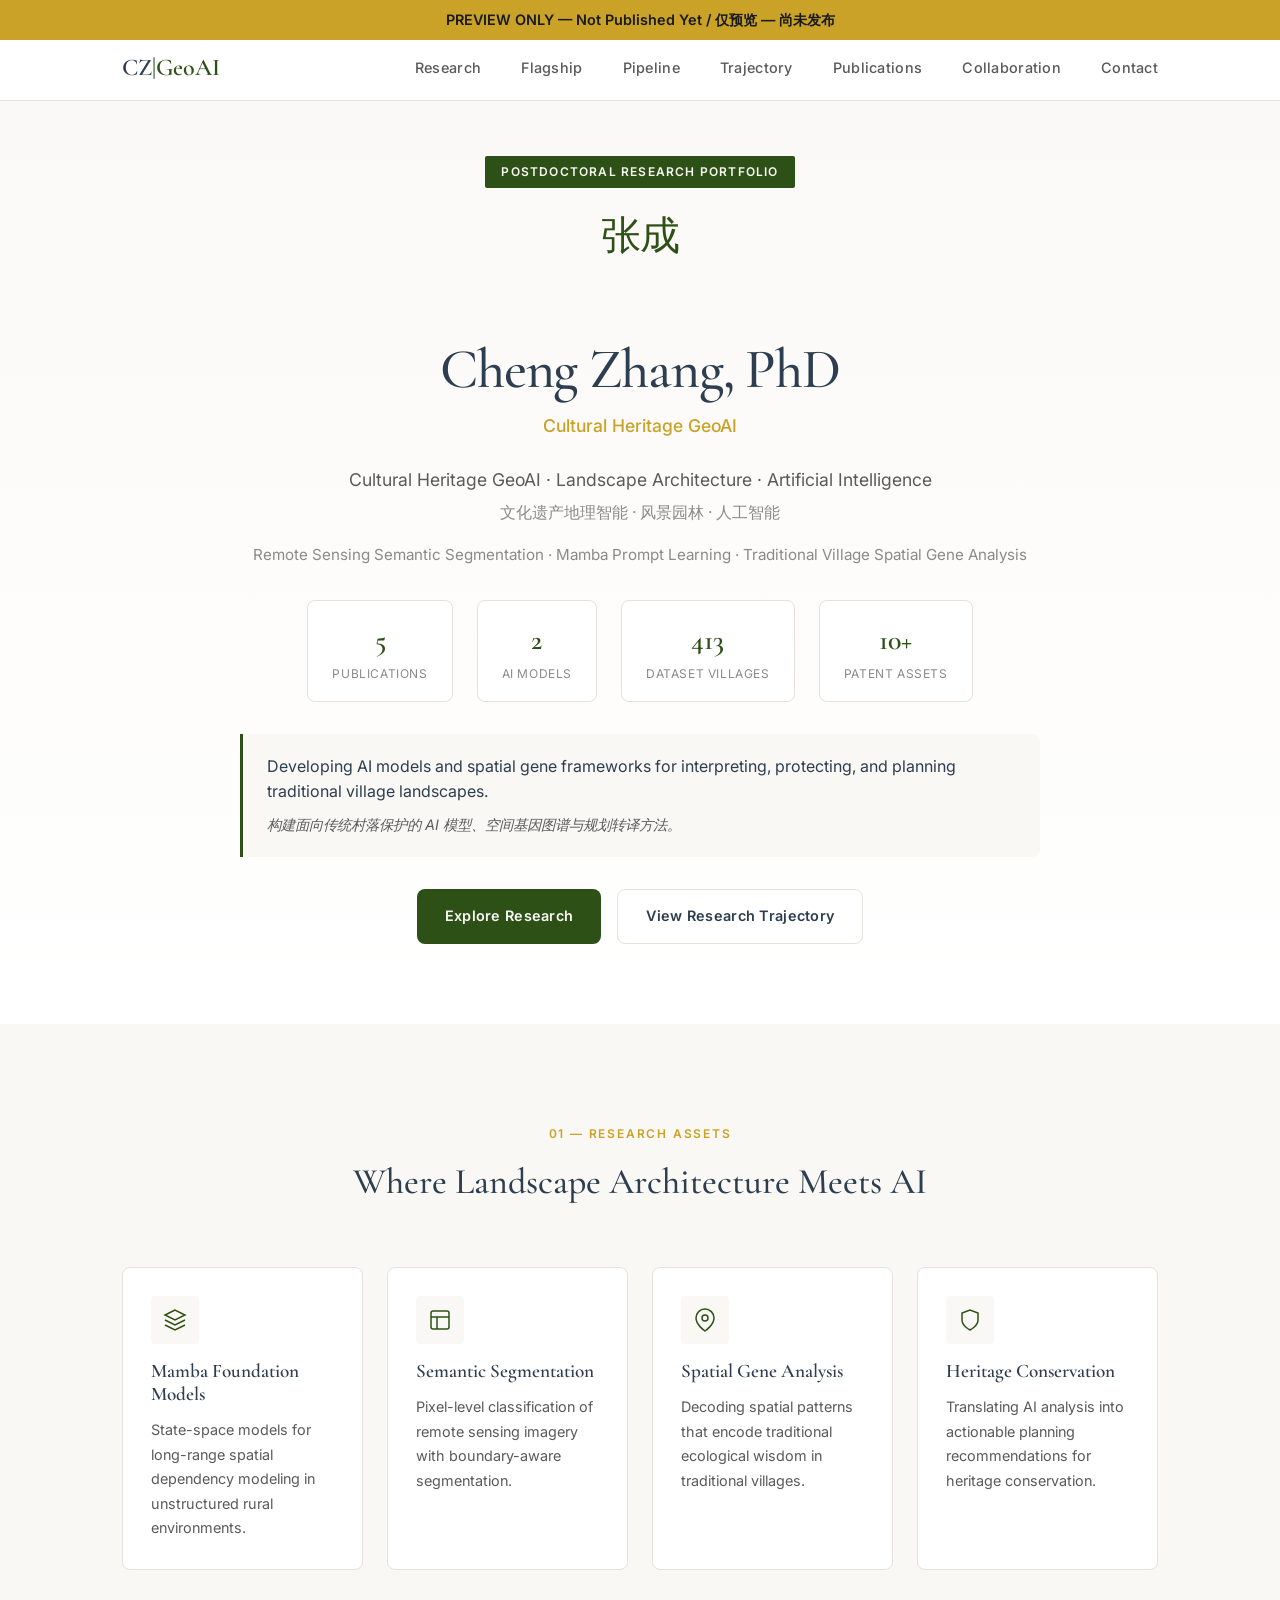
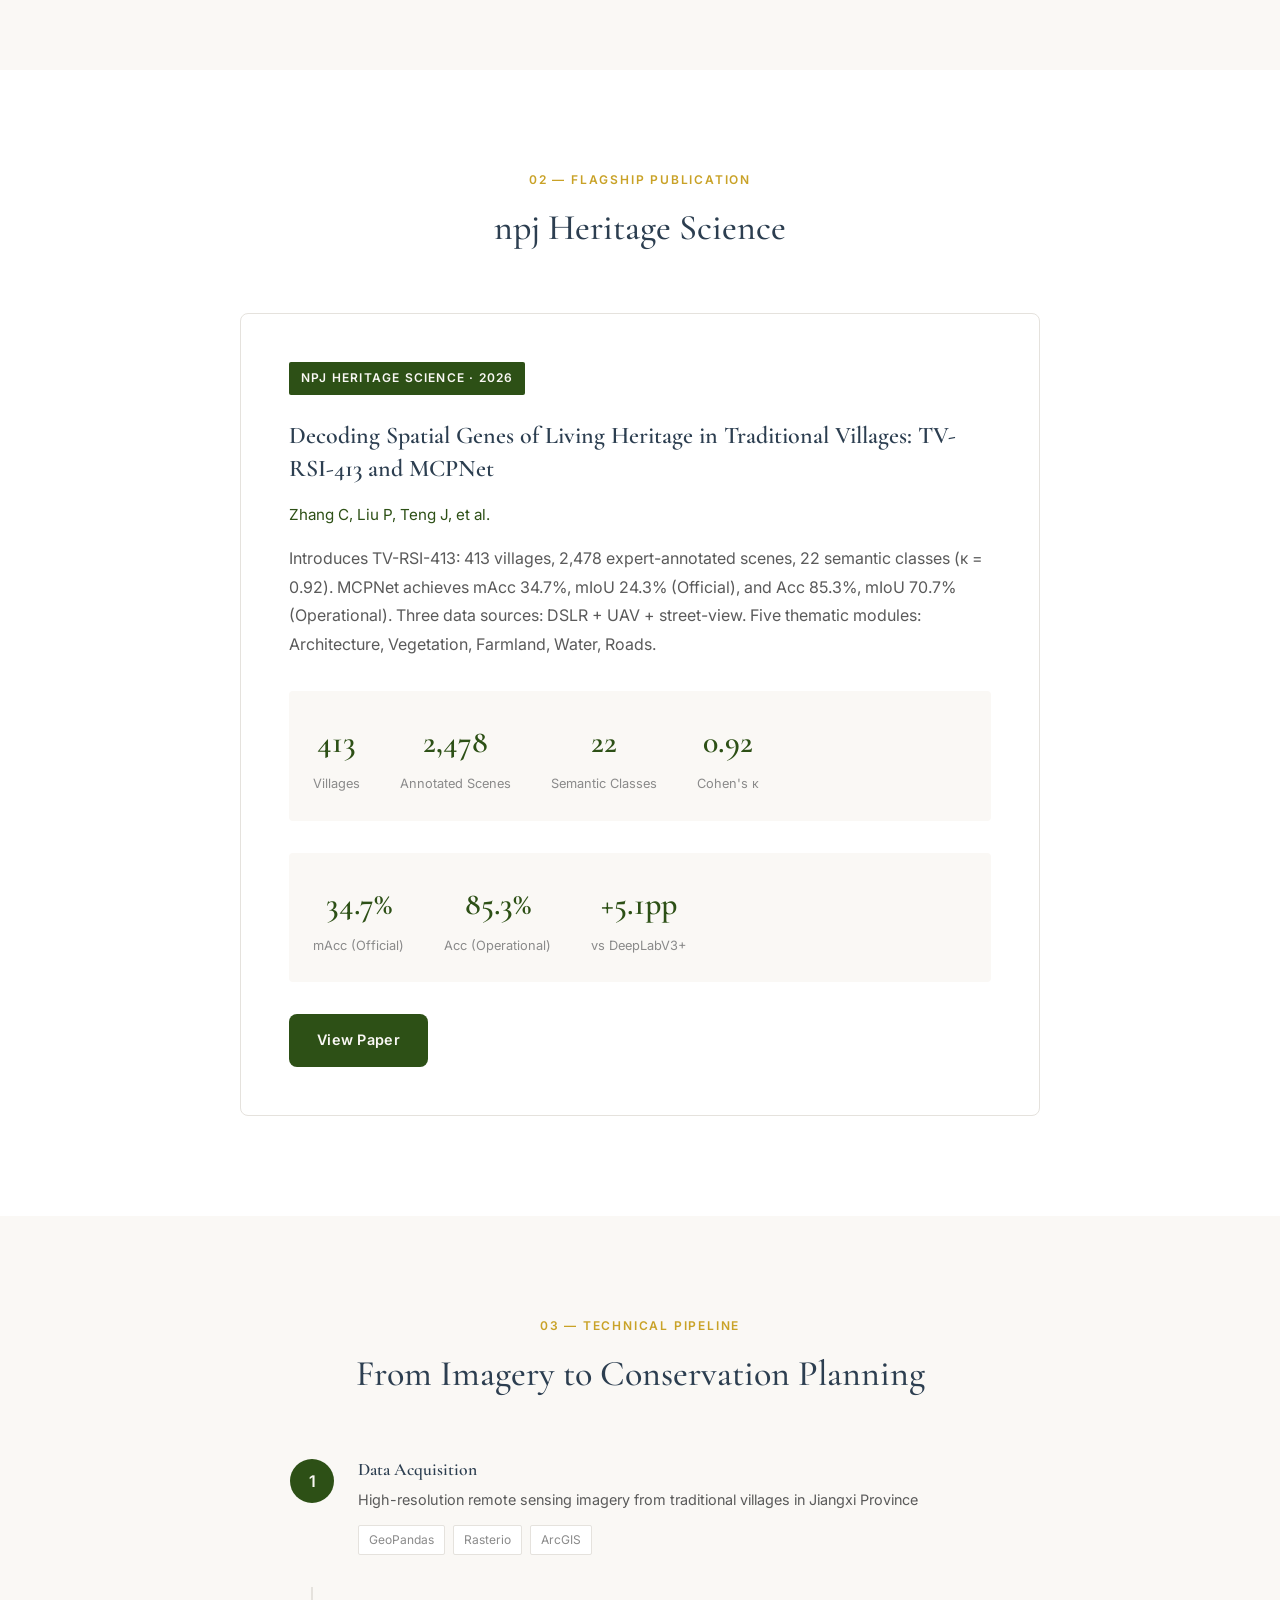
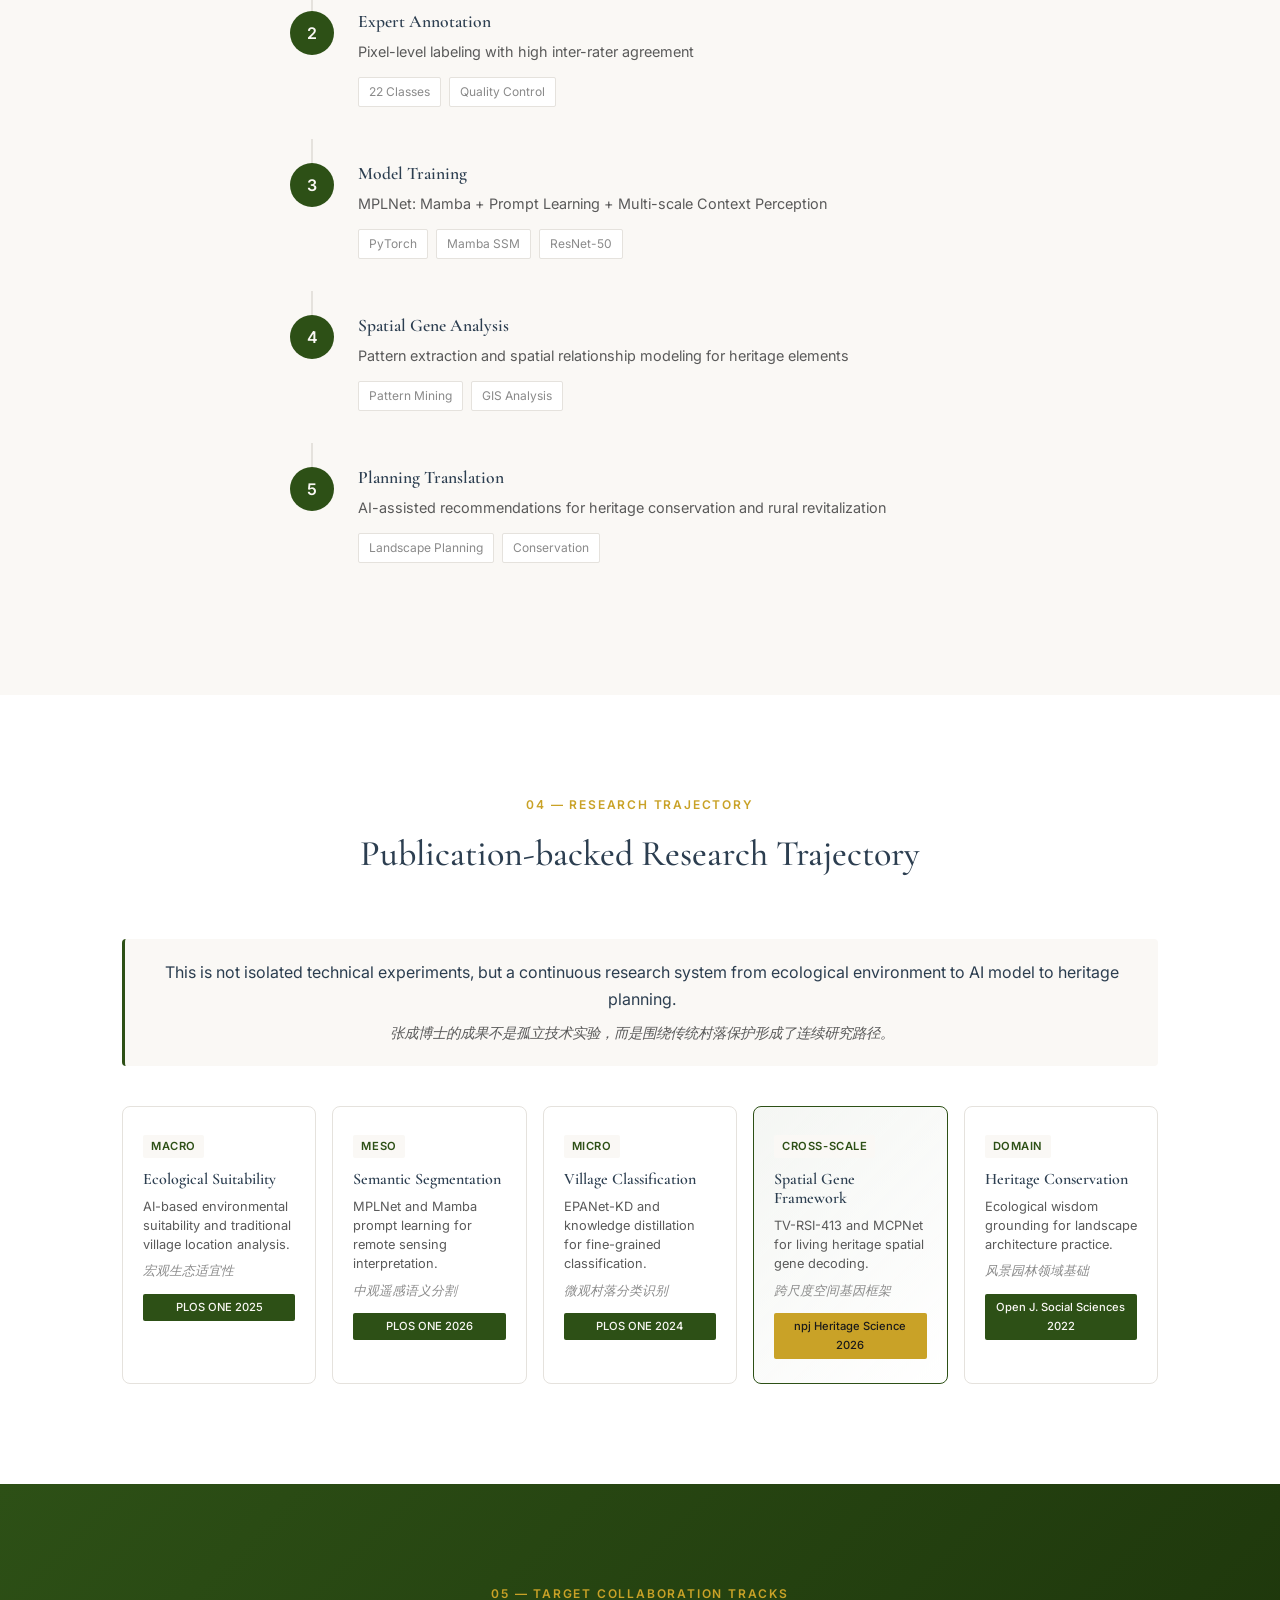
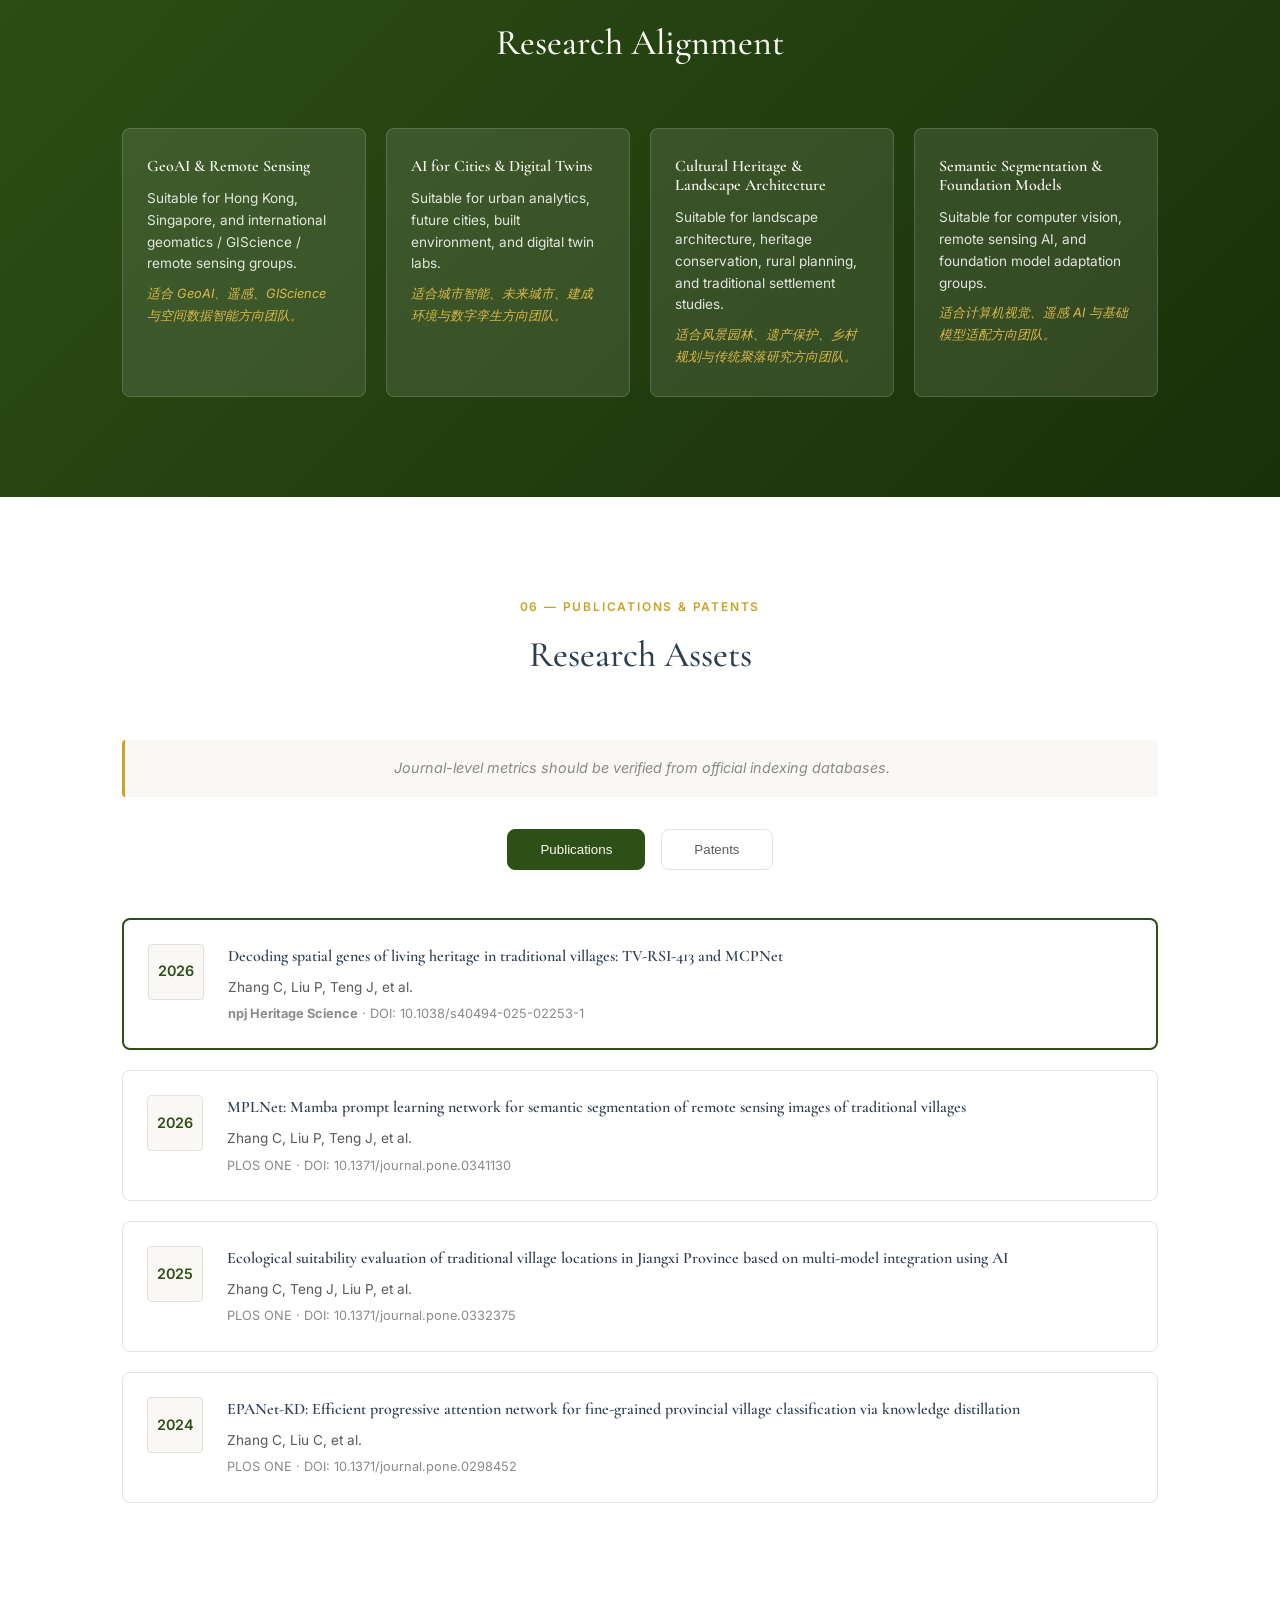
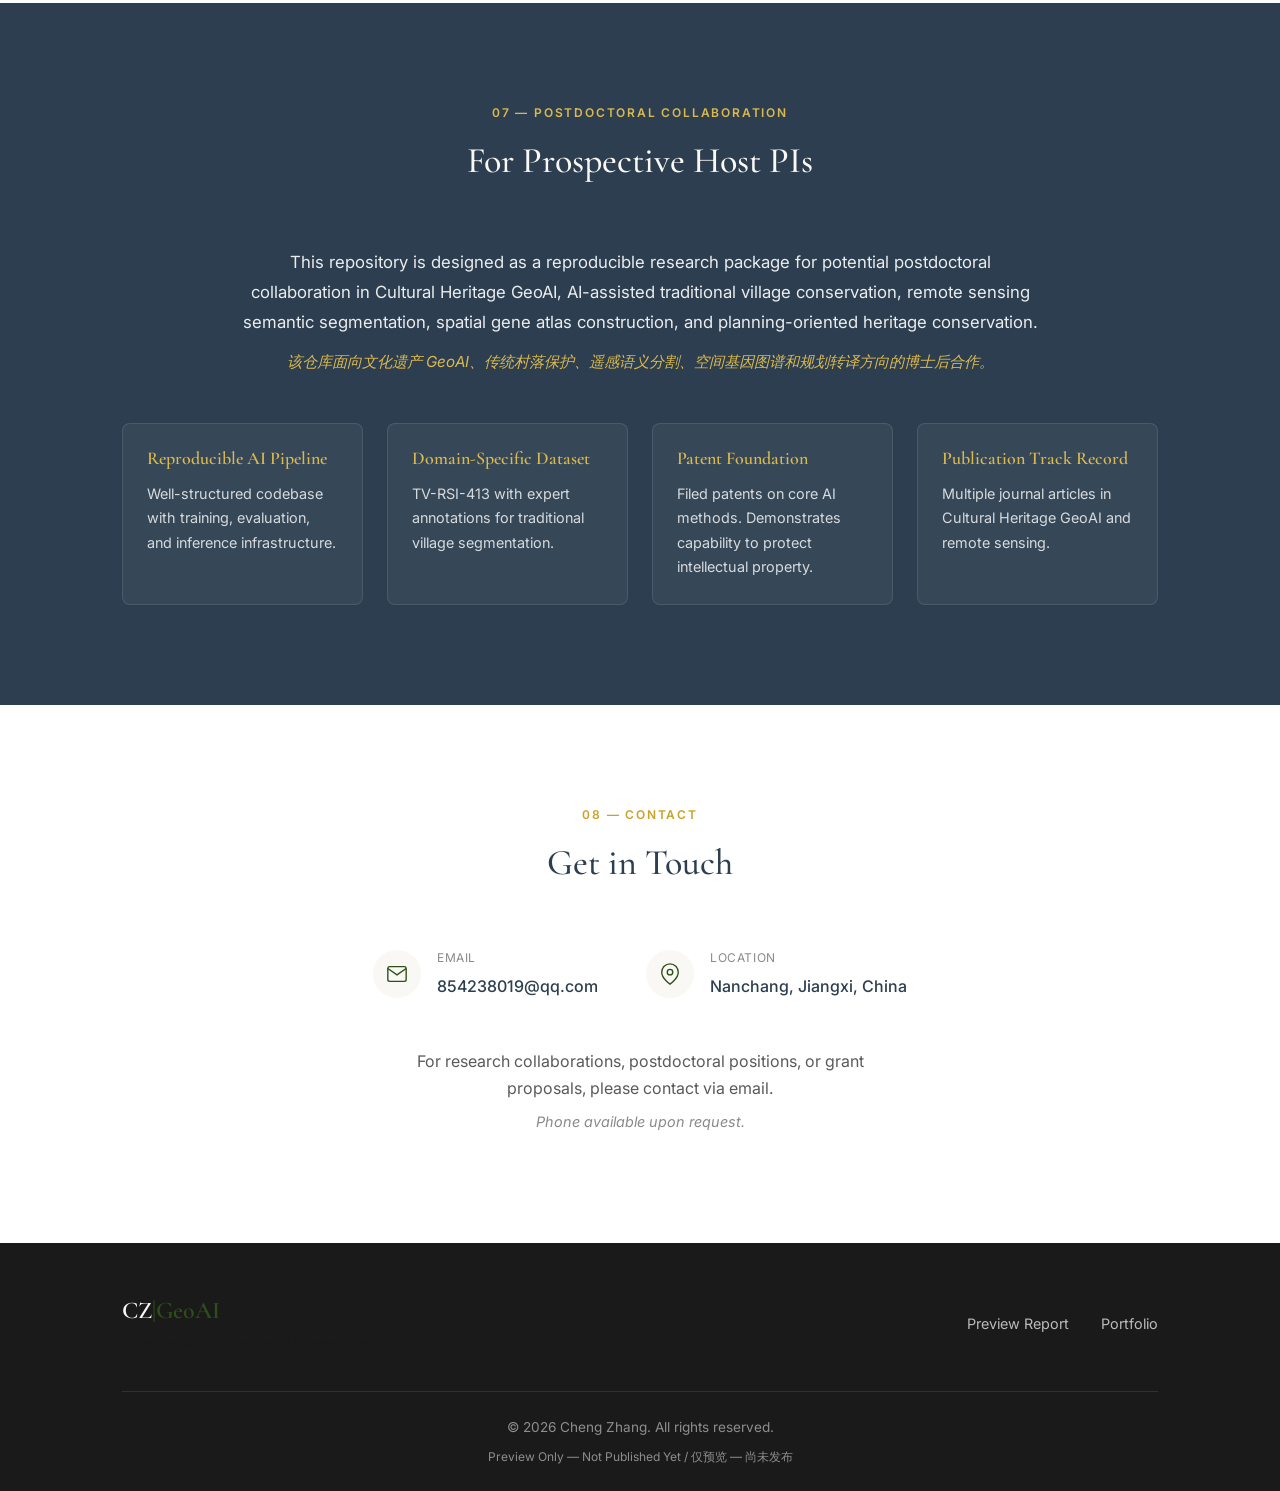
<file: docs/preview.html>
<!DOCTYPE html>
<html lang="en">
<head>
    <meta charset="UTF-8">
    <meta name="viewport" content="width=device-width, initial-scale=1.0">
    <title>Preview — Cheng Zhang | Cultural Heritage GeoAI</title>
    <link rel="stylesheet" href="assets/style.css">
    <link rel="preconnect" href="https://fonts.googleapis.com">
    <link rel="preconnect" href="https://fonts.gstatic.com" crossorigin>
    <link href="https://fonts.googleapis.com/css2?family=Cormorant+Garamond:ital,wght@0,400;0,500;0,600;0,700;1,400&family=Inter:wght@300;400;500;600;700&family=JetBrains+Mono:wght@400;500&display=swap" rel="stylesheet">
</head>
<body>

    <!-- Preview Banner -->
    <div style="background:#c9a227; color:#1a1a1a; text-align:center; padding:8px 16px; font-weight:600; font-size:0.9rem; position:fixed; top:0; left:0; right:0; z-index:2000;">
        PREVIEW ONLY — Not Published Yet / 仅预览 — 尚未发布
    </div>

    <!-- Navigation -->
    <nav class="navbar" style="top:36px;">
        <div class="nav-container">
            <a href="#" class="nav-logo">CZ<span class="accent">|GeoAI</span></a>
            <ul class="nav-links">
                <li><a href="#research">Research</a></li>
                <li><a href="#flagship">Flagship</a></li>
                <li><a href="#pipeline">Pipeline</a></li>
                <li><a href="#trajectory">Trajectory</a></li>
                <li><a href="#publications">Publications</a></li>
                <li><a href="#collaboration">Collaboration</a></li>
                <li><a href="#contact">Contact</a></li>
            </ul>
        </div>
    </nav>

    <!-- Hero Section -->
    <header class="hero" style="padding-top:156px;">
        <div class="hero-content">
            <div class="hero-badge">Postdoctoral Research Portfolio</div>
            <h1><span class="name-cn">张成</span><br>Cheng Zhang, PhD</h1>
            <p class="hero-degree">Cultural Heritage GeoAI</p>
            <p class="hero-subtitle">Cultural Heritage GeoAI · Landscape Architecture · Artificial Intelligence</p>
            <p class="hero-subtitle-cn">文化遗产地理智能 · 风景园林 · 人工智能</p>
            <p class="hero-focus">Remote Sensing Semantic Segmentation · Mamba Prompt Learning · Traditional Village Spatial Gene Analysis</p>
            <div class="hero-assets">
                <div class="asset-card">
                    <span class="asset-number">5</span>
                    <span class="asset-label">Publications</span>
                </div>
                <div class="asset-card">
                    <span class="asset-number">2</span>
                    <span class="asset-label">AI Models</span>
                </div>
                <div class="asset-card">
                    <span class="asset-number">413</span>
                    <span class="asset-label">Dataset Villages</span>
                </div>
                <div class="asset-card">
                    <span class="asset-number">10+</span>
                    <span class="asset-label">Patent Assets</span>
                </div>
            </div>
            <div class="hero-mission">
                <p class="mission-en">Developing AI models and spatial gene frameworks for interpreting, protecting, and planning traditional village landscapes.</p>
                <p class="mission-cn">构建面向传统村落保护的 AI 模型、空间基因图谱与规划转译方法。</p>
            </div>
            <div class="hero-cta">
                <a href="#research" class="btn btn-primary">Explore Research</a>
                <a href="#trajectory" class="btn btn-secondary">View Research Trajectory</a>
            </div>
        </div>
    </header>

    <!-- Research Assets Section -->
    <section id="research" class="section section-light">
        <div class="container">
            <div class="section-header">
                <span class="section-label">01 — Research Assets</span>
                <h2>Where Landscape Architecture Meets AI</h2>
            </div>
            <div class="research-grid">
                <div class="research-card visible">
                    <div class="card-icon">
                        <svg viewBox="0 0 24 24" fill="none" stroke="currentColor" stroke-width="1.5"><path d="M12 2L2 7l10 5 10-5-10-5z"/><path d="M2 17l10 5 10-5M2 12l10 5 10-5"/></svg>
                    </div>
                    <h3>Mamba Foundation Models</h3>
                    <p>State-space models for long-range spatial dependency modeling in unstructured rural environments.</p>
                </div>
                <div class="research-card visible">
                    <div class="card-icon">
                        <svg viewBox="0 0 24 24" fill="none" stroke="currentColor" stroke-width="1.5"><rect x="3" y="3" width="18" height="18" rx="2"/><path d="M3 9h18M9 21V9"/></svg>
                    </div>
                    <h3>Semantic Segmentation</h3>
                    <p>Pixel-level classification of remote sensing imagery with boundary-aware segmentation.</p>
                </div>
                <div class="research-card visible">
                    <div class="card-icon">
                        <svg viewBox="0 0 24 24" fill="none" stroke="currentColor" stroke-width="1.5"><path d="M21 10c0 7-9 13-9 13s-9-6-9-13a9 9 0 0 1 18 0z"/><circle cx="12" cy="10" r="3"/></svg>
                    </div>
                    <h3>Spatial Gene Analysis</h3>
                    <p>Decoding spatial patterns that encode traditional ecological wisdom in traditional villages.</p>
                </div>
                <div class="research-card visible">
                    <div class="card-icon">
                        <svg viewBox="0 0 24 24" fill="none" stroke="currentColor" stroke-width="1.5"><path d="M12 22s8-4 8-10V5l-8-3-8 3v7c0 6 8 10 8 10z"/></svg>
                    </div>
                    <h3>Heritage Conservation</h3>
                    <p>Translating AI analysis into actionable planning recommendations for heritage conservation.</p>
                </div>
            </div>
        </div>
    </section>

    <!-- Flagship Work Section -->
    <section id="flagship" class="section">
        <div class="container">
            <div class="section-header">
                <span class="section-label">02 — Flagship Publication</span>
                <h2>npj Heritage Science</h2>
            </div>
            <div class="flagship-card">
                <div class="flagship-content">
                    <div class="journal-badge">npj Heritage Science · 2026</div>
                    <h3>Decoding Spatial Genes of Living Heritage in Traditional Villages: TV-RSI-413 and MCPNet</h3>
                    <p class="authors">Zhang C, Liu P, Teng J, et al.</p>
                    <p class="abstract">
                        Introduces TV-RSI-413: 413 villages, 2,478 expert-annotated scenes, 22 semantic classes (κ = 0.92). MCPNet achieves mAcc 34.7%, mIoU 24.3% (Official), and Acc 85.3%, mIoU 70.7% (Operational). Three data sources: DSLR + UAV + street-view. Five thematic modules: Architecture, Vegetation, Farmland, Water, Roads.
                    </p>
                    <div class="flagship-stats">
                        <div class="stat">
                            <span class="stat-value">413</span>
                            <span class="stat-label">Villages</span>
                        </div>
                        <div class="stat">
                            <span class="stat-value">2,478</span>
                            <span class="stat-label">Annotated Scenes</span>
                        </div>
                        <div class="stat">
                            <span class="stat-value">22</span>
                            <span class="stat-label">Semantic Classes</span>
                        </div>
                        <div class="stat">
                            <span class="stat-value">0.92</span>
                            <span class="stat-label">Cohen's κ</span>
                        </div>
                    </div>
                    <div class="flagship-stats" style="margin-top:12px;">
                        <div class="stat">
                            <span class="stat-value">34.7%</span>
                            <span class="stat-label">mAcc (Official)</span>
                        </div>
                        <div class="stat">
                            <span class="stat-value">85.3%</span>
                            <span class="stat-label">Acc (Operational)</span>
                        </div>
                        <div class="stat">
                            <span class="stat-value">+5.1pp</span>
                            <span class="stat-label">vs DeepLabV3+</span>
                        </div>
                    </div>
                    <div class="flagship-actions">
                        <a href="https://doi.org/10.1038/s40494-025-02253-1" class="btn btn-primary" target="_blank">View Paper</a>
                    </div>
                </div>
            </div>
        </div>
    </section>

    <!-- Technical Pipeline Section -->
    <section id="pipeline" class="section section-light">
        <div class="container">
            <div class="section-header">
                <span class="section-label">03 — Technical Pipeline</span>
                <h2>From Imagery to Conservation Planning</h2>
            </div>
            <div class="pipeline">
                <div class="pipeline-stage">
                    <div class="stage-number">1</div>
                    <div class="stage-content">
                        <h4>Data Acquisition</h4>
                        <p>High-resolution remote sensing imagery from traditional villages in Jiangxi Province</p>
                        <div class="stage-tags"><span>GeoPandas</span><span>Rasterio</span><span>ArcGIS</span></div>
                    </div>
                </div>
                <div class="pipeline-connector"></div>
                <div class="pipeline-stage">
                    <div class="stage-number">2</div>
                    <div class="stage-content">
                        <h4>Expert Annotation</h4>
                        <p>Pixel-level labeling with high inter-rater agreement</p>
                        <div class="stage-tags"><span>22 Classes</span><span>Quality Control</span></div>
                    </div>
                </div>
                <div class="pipeline-connector"></div>
                <div class="pipeline-stage">
                    <div class="stage-number">3</div>
                    <div class="stage-content">
                        <h4>Model Training</h4>
                        <p>MPLNet: Mamba + Prompt Learning + Multi-scale Context Perception</p>
                        <div class="stage-tags"><span>PyTorch</span><span>Mamba SSM</span><span>ResNet-50</span></div>
                    </div>
                </div>
                <div class="pipeline-connector"></div>
                <div class="pipeline-stage">
                    <div class="stage-number">4</div>
                    <div class="stage-content">
                        <h4>Spatial Gene Analysis</h4>
                        <p>Pattern extraction and spatial relationship modeling for heritage elements</p>
                        <div class="stage-tags"><span>Pattern Mining</span><span>GIS Analysis</span></div>
                    </div>
                </div>
                <div class="pipeline-connector"></div>
                <div class="pipeline-stage">
                    <div class="stage-number">5</div>
                    <div class="stage-content">
                        <h4>Planning Translation</h4>
                        <p>AI-assisted recommendations for heritage conservation and rural revitalization</p>
                        <div class="stage-tags"><span>Landscape Planning</span><span>Conservation</span></div>
                    </div>
                </div>
            </div>
        </div>
    </section>

    <!-- Research Trajectory Section -->
    <section id="trajectory" class="section">
        <div class="container">
            <div class="section-header">
                <span class="section-label">04 — Research Trajectory</span>
                <h2>Publication-backed Research Trajectory</h2>
            </div>
            <div class="trajectory-intro">
                <p class="traj-desc-en">This is not isolated technical experiments, but a continuous research system from ecological environment to AI model to heritage planning.</p>
                <p class="traj-desc-cn">张成博士的成果不是孤立技术实验，而是围绕传统村落保护形成了连续研究路径。</p>
            </div>
            <div class="trajectory-grid">
                <div class="traj-card visible">
                    <span class="traj-scale">Macro</span>
                    <h5>Ecological Suitability</h5>
                    <p class="traj-en">AI-based environmental suitability and traditional village location analysis.</p>
                    <p class="traj-cn">宏观生态适宜性</p>
                    <span class="traj-venue">PLOS ONE 2025</span>
                </div>
                <div class="traj-card visible">
                    <span class="traj-scale">Meso</span>
                    <h5>Semantic Segmentation</h5>
                    <p class="traj-en">MPLNet and Mamba prompt learning for remote sensing interpretation.</p>
                    <p class="traj-cn">中观遥感语义分割</p>
                    <span class="traj-venue">PLOS ONE 2026</span>
                </div>
                <div class="traj-card visible">
                    <span class="traj-scale">Micro</span>
                    <h5>Village Classification</h5>
                    <p class="traj-en">EPANet-KD and knowledge distillation for fine-grained classification.</p>
                    <p class="traj-cn">微观村落分类识别</p>
                    <span class="traj-venue">PLOS ONE 2024</span>
                </div>
                <div class="traj-card visible traj-featured">
                    <span class="traj-scale">Cross-scale</span>
                    <h5>Spatial Gene Framework</h5>
                    <p class="traj-en">TV-RSI-413 and MCPNet for living heritage spatial gene decoding.</p>
                    <p class="traj-cn">跨尺度空间基因框架</p>
                    <span class="traj-venue">npj Heritage Science 2026</span>
                </div>
                <div class="traj-card visible">
                    <span class="traj-scale">Domain</span>
                    <h5>Heritage Conservation</h5>
                    <p class="traj-en">Ecological wisdom grounding for landscape architecture practice.</p>
                    <p class="traj-cn">风景园林领域基础</p>
                    <span class="traj-venue">Open J. Social Sciences 2022</span>
                </div>
            </div>
        </div>
    </section>

    <!-- Collaboration Tracks Section -->
    <section class="section section-accent">
        <div class="container">
            <div class="section-header">
                <span class="section-label">05 — Target Collaboration Tracks</span>
                <h2>Research Alignment</h2>
            </div>
            <div class="tracks-grid">
                <div class="track-card visible">
                    <h5>GeoAI & Remote Sensing</h5>
                    <p class="track-desc-en">Suitable for Hong Kong, Singapore, and international geomatics / GIScience / remote sensing groups.</p>
                    <p class="track-desc-cn">适合 GeoAI、遥感、GIScience 与空间数据智能方向团队。</p>
                </div>
                <div class="track-card visible">
                    <h5>AI for Cities & Digital Twins</h5>
                    <p class="track-desc-en">Suitable for urban analytics, future cities, built environment, and digital twin labs.</p>
                    <p class="track-desc-cn">适合城市智能、未来城市、建成环境与数字孪生方向团队。</p>
                </div>
                <div class="track-card visible">
                    <h5>Cultural Heritage & Landscape Architecture</h5>
                    <p class="track-desc-en">Suitable for landscape architecture, heritage conservation, rural planning, and traditional settlement studies.</p>
                    <p class="track-desc-cn">适合风景园林、遗产保护、乡村规划与传统聚落研究方向团队。</p>
                </div>
                <div class="track-card visible">
                    <h5>Semantic Segmentation & Foundation Models</h5>
                    <p class="track-desc-en">Suitable for computer vision, remote sensing AI, and foundation model adaptation groups.</p>
                    <p class="track-desc-cn">适合计算机视觉、遥感 AI 与基础模型适配方向团队。</p>
                </div>
            </div>
        </div>
    </section>

    <!-- Publications Section -->
    <section id="publications" class="section">
        <div class="container">
            <div class="section-header">
                <span class="section-label">06 — Publications & Patents</span>
                <h2>Research Assets</h2>
            </div>
            <div class="pub-note">
                <p>Journal-level metrics should be verified from official indexing databases.</p>
            </div>
            <div class="publications-tabs">
                <button class="tab-btn active" data-tab="papers" onclick="switchTab('papers')">Publications</button>
                <button class="tab-btn" data-tab="patents" onclick="switchTab('patents')">Patents</button>
            </div>
            <div class="tab-content active" id="papers">
                <div class="pub-list">
                    <div class="pub-item pub-featured">
                        <span class="pub-year">2026</span>
                        <div class="pub-info">
                            <h4>Decoding spatial genes of living heritage in traditional villages: TV-RSI-413 and MCPNet</h4>
                            <p class="pub-authors">Zhang C, Liu P, Teng J, et al.</p>
                            <p class="pub-journal"><strong>npj Heritage Science</strong> · DOI: 10.1038/s40494-025-02253-1</p>
                        </div>
                    </div>
                    <div class="pub-item">
                        <span class="pub-year">2026</span>
                        <div class="pub-info">
                            <h4>MPLNet: Mamba prompt learning network for semantic segmentation of remote sensing images of traditional villages</h4>
                            <p class="pub-authors">Zhang C, Liu P, Teng J, et al.</p>
                            <p class="pub-journal">PLOS ONE · DOI: 10.1371/journal.pone.0341130</p>
                        </div>
                    </div>
                    <div class="pub-item">
                        <span class="pub-year">2025</span>
                        <div class="pub-info">
                            <h4>Ecological suitability evaluation of traditional village locations in Jiangxi Province based on multi-model integration using AI</h4>
                            <p class="pub-authors">Zhang C, Teng J, Liu P, et al.</p>
                            <p class="pub-journal">PLOS ONE · DOI: 10.1371/journal.pone.0332375</p>
                        </div>
                    </div>
                    <div class="pub-item">
                        <span class="pub-year">2024</span>
                        <div class="pub-info">
                            <h4>EPANet-KD: Efficient progressive attention network for fine-grained provincial village classification via knowledge distillation</h4>
                            <p class="pub-authors">Zhang C, Liu C, et al.</p>
                            <p class="pub-journal">PLOS ONE · DOI: 10.1371/journal.pone.0298452</p>
                        </div>
                    </div>
                </div>
            </div>
            <div class="tab-content" id="patents">
                <div class="patent-list">
                    <div class="patent-item">
                        <span class="patent-type ai">AI</span>
                        <div class="patent-info">
                            <h4>Mamba Prompt Learning Semantic Segmentation for Remote Sensing Images</h4>
                            <p class="patent-id">Application No. 202511898333.5 · Filed</p>
                        </div>
                    </div>
                    <div class="patent-item">
                        <span class="patent-type ai">AI</span>
                        <div class="patent-info">
                            <h4>Multi-source Image Semantic Segmentation for Traditional Villages</h4>
                            <p class="patent-id">Application No. 202610071601.4 · Filed</p>
                        </div>
                    </div>
                    <div class="patent-item">
                        <span class="patent-type">Device</span>
                        <div class="patent-info">
                            <h4>Multi-functional Pavement for Landscape Architecture</h4>
                            <p class="patent-id">No. 2020114547103 · Granted</p>
                        </div>
                    </div>
                    <div class="patent-item">
                        <span class="patent-type">Device</span>
                        <div class="patent-info">
                            <h4>Landscape Architecture Design and Construction Device</h4>
                            <p class="patent-id">CN 220733832 U · Granted</p>
                        </div>
                    </div>
                </div>
            </div>
        </div>
    </section>

    <!-- Postdoctoral Collaboration Section -->
    <section id="collaboration" class="section section-dark">
        <div class="container">
            <div class="section-header">
                <span class="section-label">07 — Postdoctoral Collaboration</span>
                <h2>For Prospective Host PIs</h2>
            </div>
            <div class="collab-intro">
                <p class="lead">This repository is designed as a reproducible research package for potential postdoctoral collaboration in Cultural Heritage GeoAI, AI-assisted traditional village conservation, remote sensing semantic segmentation, spatial gene atlas construction, and planning-oriented heritage conservation.</p>
                <p class="sub">该仓库面向文化遗产 GeoAI、传统村落保护、遥感语义分割、空间基因图谱和规划转译方向的博士后合作。</p>
            </div>
            <div class="collab-grid">
                <div class="collab-card visible">
                    <h4>Reproducible AI Pipeline</h4>
                    <p>Well-structured codebase with training, evaluation, and inference infrastructure.</p>
                </div>
                <div class="collab-card visible">
                    <h4>Domain-Specific Dataset</h4>
                    <p>TV-RSI-413 with expert annotations for traditional village segmentation.</p>
                </div>
                <div class="collab-card visible">
                    <h4>Patent Foundation</h4>
                    <p>Filed patents on core AI methods. Demonstrates capability to protect intellectual property.</p>
                </div>
                <div class="collab-card visible">
                    <h4>Publication Track Record</h4>
                    <p>Multiple journal articles in Cultural Heritage GeoAI and remote sensing.</p>
                </div>
            </div>
        </div>
    </section>

    <!-- Contact Section -->
    <section id="contact" class="section">
        <div class="container">
            <div class="section-header">
                <span class="section-label">08 — Contact</span>
                <h2>Get in Touch</h2>
            </div>
            <div class="contact-content">
                <div class="contact-info">
                    <div class="contact-item">
                        <div class="contact-icon">
                            <svg viewBox="0 0 24 24" fill="none" stroke="currentColor" stroke-width="1.5"><path d="M4 4h16c1.1 0 2 .9 2 2v12c0 1.1-.9 2-2 2H4c-1.1 0-2-.9-2-2V6c0-1.1.9-2 2-2z"/><polyline points="22,6 12,13 2,6"/></svg>
                        </div>
                        <div class="contact-details">
                            <span class="contact-label">Email</span>
                            <span class="contact-value">854238019@qq.com</span>
                        </div>
                    </div>
                    <div class="contact-item">
                        <div class="contact-icon">
                            <svg viewBox="0 0 24 24" fill="none" stroke="currentColor" stroke-width="1.5"><path d="M21 10c0 7-9 13-9 13s-9-6-9-13a9 9 0 0 1 18 0z"/><circle cx="12" cy="10" r="3"/></svg>
                        </div>
                        <div class="contact-details">
                            <span class="contact-label">Location</span>
                            <span class="contact-value">Nanchang, Jiangxi, China</span>
                        </div>
                    </div>
                </div>
                <div class="contact-note">
                    <p>For research collaborations, postdoctoral positions, or grant proposals, please contact via email.</p>
                    <p class="phone-note">Phone available upon request.</p>
                </div>
            </div>
        </div>
    </section>

    <!-- Footer -->
    <footer class="footer">
        <div class="container">
            <div class="footer-content">
                <div class="footer-brand">
                    <span class="footer-logo">CZ<span class="accent">|GeoAI</span></span>
                    <p>Cultural Heritage GeoAI Research</p>
                </div>
                <div class="footer-links">
                    <a href="PREVIEW_BEFORE_PUBLISH.md">Preview Report</a>
                    <a href="POSTDOC_PORTFOLIO.md">Portfolio</a>
                </div>
            </div>
            <div class="footer-bottom">
                <p>&copy; 2026 Cheng Zhang. All rights reserved.</p>
                <p class="license-note">Preview Only — Not Published Yet / 仅预览 — 尚未发布</p>
            </div>
        </div>
    </footer>

    <script>
        function switchTab(tabId) {
            document.querySelectorAll('.tab-btn').forEach(b => b.classList.remove('active'));
            document.querySelectorAll('.tab-content').forEach(c => c.classList.remove('active'));
            document.querySelector('[data-tab="'+tabId+'"]').classList.add('active');
            document.getElementById(tabId).classList.add('active');
        }
    </script>
</body>
</html>
</file>
<file: docs/assets/style.css>
/* ========================================
   Cheng Zhang | Cultural Heritage GeoAI
   Design System — Academic, Modern, Minimal
   Heritage Green / Paper White / Charcoal / Gold
   ======================================== */

/* CSS Variables */
:root {
    /* Heritage Color Palette */
    --primary: #2d5016;          /* Heritage Green */
    --primary-light: #4a7c23;   /* Light Green */
    --primary-dark: #1a3009;    /* Dark Green */

    --accent: #c9a227;          /* Muted Gold */
    --accent-light: #dbb94d;     /* Light Gold */
    --accent-dark: #a68419;      /* Dark Gold */

    --paper: #faf8f5;            /* Paper White */
    --paper-dark: #f0ede8;       /* Dark Paper */

    --charcoal: #2c3e50;         /* Academic Charcoal */
    --charcoal-light: #34495e;  /* Light Charcoal */

    --bg-dark: #1a1a1a;          /* Dark Background */
    --bg-darker: #0f0f0f;       /* Darker Background */
    --bg-light: #ffffff;         /* Light Background */
    --bg-card: #ffffff;          /* Card Background */

    --text-primary: #1a1a1a;     /* Primary Text */
    --text-secondary: #5a5a5a;   /* Secondary Text */
    --text-muted: #8a8a8a;       /* Muted Text */
    --text-inverse: #faf8f5;     /* Inverse Text */

    --border: #e5e2dd;           /* Border Color */
    --border-dark: #3a3a3a;     /* Dark Border */

    --shadow: 0 2px 8px rgba(0, 0, 0, 0.08);
    --shadow-lg: 0 8px 24px rgba(0, 0, 0, 0.12);
    --radius: 8px;
    --radius-sm: 4px;
    --transition: all 0.3s ease;
}

/* Reset & Base */
*, *::before, *::after {
    box-sizing: border-box;
    margin: 0;
    padding: 0;
}

html {
    scroll-behavior: smooth;
}

body {
    font-family: 'Inter', -apple-system, BlinkMacSystemFont, 'Segoe UI', sans-serif;
    background: var(--bg-light);
    color: var(--text-primary);
    line-height: 1.7;
    overflow-x: hidden;
}

/* Container */
.container {
    max-width: 1100px;
    margin: 0 auto;
    padding: 0 32px;
}

/* Typography */
h1, h2, h3, h4, h5, h6 {
    font-family: 'Cormorant Garamond', Georgia, serif;
    font-weight: 600;
    line-height: 1.2;
    color: var(--charcoal);
}

h1 { font-size: 3.5rem; font-weight: 500; }
h2 { font-size: 2.25rem; font-weight: 500; }
h3 { font-size: 1.5rem; }
h4 { font-size: 1.125rem; }
h5 { font-size: 1rem; }

.name-cn {
    font-size: 2.5rem;
    color: var(--primary);
    display: block;
    margin-bottom: 8px;
}

/* Navigation */
.navbar {
    position: fixed;
    top: 0;
    left: 0;
    right: 0;
    z-index: 1000;
    background: rgba(255, 255, 255, 0.95);
    backdrop-filter: blur(10px);
    border-bottom: 1px solid var(--border);
}

.nav-container {
    max-width: 1100px;
    margin: 0 auto;
    padding: 0 32px;
    display: flex;
    justify-content: space-between;
    align-items: center;
    height: 64px;
}

.nav-logo {
    font-family: 'Cormorant Garamond', Georgia, serif;
    font-size: 1.5rem;
    font-weight: 600;
    color: var(--charcoal);
    text-decoration: none;
}

.nav-logo .accent {
    color: var(--primary);
}

.nav-links {
    display: flex;
    gap: 40px;
    list-style: none;
}

.nav-links a {
    color: var(--text-secondary);
    text-decoration: none;
    font-weight: 500;
    font-size: 0.9rem;
    transition: var(--transition);
    letter-spacing: 0.02em;
}

.nav-links a:hover {
    color: var(--primary);
}

/* Hero Section */
.hero {
    min-height: 100vh;
    display: flex;
    align-items: center;
    justify-content: center;
    background: linear-gradient(180deg, var(--paper) 0%, var(--bg-light) 100%);
    padding: 120px 32px 80px;
}

.hero-content {
    text-align: center;
    max-width: 800px;
}

.hero-badge {
    display: inline-block;
    padding: 6px 16px;
    background: var(--primary);
    color: var(--text-inverse);
    border-radius: 2px;
    font-size: 0.75rem;
    font-weight: 600;
    text-transform: uppercase;
    letter-spacing: 0.1em;
    margin-bottom: 24px;
}

.hero h1 {
    margin-bottom: 8px;
    letter-spacing: -0.02em;
}

.hero-degree {
    font-size: 1.1rem;
    color: var(--accent);
    font-weight: 500;
    margin-bottom: 24px;
}

.hero-subtitle {
    font-family: 'Inter', sans-serif;
    font-size: 1.1rem;
    color: var(--text-secondary);
    margin-bottom: 4px;
    font-weight: 400;
}

.hero-subtitle-cn {
    font-size: 1rem;
    color: var(--text-muted);
    margin-bottom: 16px;
}

.hero-focus {
    font-size: 0.95rem;
    color: var(--text-muted);
    margin-bottom: 32px;
}

.hero-assets {
    display: flex;
    justify-content: center;
    gap: 24px;
    margin-bottom: 32px;
    flex-wrap: wrap;
}

.asset-card {
    display: flex;
    flex-direction: column;
    align-items: center;
    padding: 16px 24px;
    background: var(--bg-card);
    border: 1px solid var(--border);
    border-radius: var(--radius);
    min-width: 100px;
}

.asset-number {
    font-family: 'Cormorant Garamond', Georgia, serif;
    font-size: 1.75rem;
    font-weight: 600;
    color: var(--primary);
}

.asset-label {
    font-size: 0.75rem;
    color: var(--text-muted);
    text-transform: uppercase;
    letter-spacing: 0.05em;
}

.hero-mission {
    margin-bottom: 32px;
    padding: 20px 24px;
    background: var(--paper);
    border-left: 3px solid var(--primary);
    border-radius: 0 var(--radius) var(--radius) 0;
    text-align: left;
}

.mission-en {
    color: var(--charcoal);
    font-size: 1rem;
    margin-bottom: 8px;
    line-height: 1.6;
}

.mission-cn {
    color: var(--text-secondary);
    font-size: 0.9rem;
    font-style: italic;
}

.hero-cta {
    display: flex;
    gap: 16px;
    justify-content: center;
    flex-wrap: wrap;
}

/* Buttons */
.btn {
    display: inline-flex;
    align-items: center;
    gap: 8px;
    padding: 14px 28px;
    border-radius: var(--radius);
    font-weight: 600;
    font-size: 0.9rem;
    text-decoration: none;
    transition: var(--transition);
    cursor: pointer;
    border: none;
    letter-spacing: 0.02em;
}

.btn-primary {
    background: var(--primary);
    color: var(--text-inverse);
}

.btn-primary:hover {
    background: var(--primary-dark);
    transform: translateY(-2px);
    box-shadow: var(--shadow-lg);
}

.btn-secondary {
    background: var(--bg-card);
    color: var(--charcoal);
    border: 1px solid var(--border);
}

.btn-secondary:hover {
    background: var(--paper-dark);
    border-color: var(--charcoal);
}

.btn-outline {
    background: transparent;
    color: var(--primary);
    border: 2px solid var(--primary);
}

.btn-outline:hover {
    background: var(--primary);
    color: var(--text-inverse);
}

.btn .icon {
    width: 18px;
    height: 18px;
}

/* Sections */
.section {
    padding: 100px 0;
}

.section-light {
    background: var(--paper);
}

.section-dark {
    background: var(--charcoal);
    color: var(--text-inverse);
}

.section-dark h2,
.section-dark h3 {
    color: var(--text-inverse);
}

.section-accent {
    background: linear-gradient(135deg, var(--primary) 0%, var(--primary-dark) 100%);
    color: var(--text-inverse);
}

.section-accent h2,
.section-accent h3,
.section-accent h4 {
    color: var(--text-inverse);
}

.section-header {
    text-align: center;
    margin-bottom: 64px;
}

.section-label {
    display: block;
    font-family: 'Inter', sans-serif;
    font-size: 0.75rem;
    font-weight: 600;
    color: var(--accent);
    text-transform: uppercase;
    letter-spacing: 0.15em;
    margin-bottom: 16px;
}

.section-dark .section-label {
    color: var(--accent-light);
}

/* Research Cards */
.research-grid {
    display: grid;
    grid-template-columns: repeat(auto-fit, minmax(240px, 1fr));
    gap: 24px;
}

.research-card {
    background: var(--bg-card);
    border: 1px solid var(--border);
    border-radius: var(--radius);
    padding: 28px;
    transition: var(--transition);
    opacity: 0;
    transform: translateY(20px);
}

.research-card.visible {
    opacity: 1;
    transform: translateY(0);
}

.research-card:hover {
    border-color: var(--primary);
    box-shadow: var(--shadow-lg);
}

.card-icon {
    width: 48px;
    height: 48px;
    background: var(--paper);
    border-radius: var(--radius-sm);
    display: flex;
    align-items: center;
    justify-content: center;
    margin-bottom: 16px;
}

.card-icon svg {
    width: 24px;
    height: 24px;
    color: var(--primary);
}

.research-card h3 {
    margin-bottom: 12px;
    font-size: 1.2rem;
}

.research-card p {
    color: var(--text-secondary);
    font-size: 0.9rem;
}

/* Flagship Card */
.flagship-card {
    max-width: 800px;
    margin: 0 auto;
    background: var(--bg-card);
    border: 1px solid var(--border);
    border-radius: var(--radius);
    padding: 48px;
}

.journal-badge {
    display: inline-block;
    padding: 6px 12px;
    background: var(--primary);
    color: var(--text-inverse);
    border-radius: 2px;
    font-size: 0.75rem;
    font-weight: 600;
    text-transform: uppercase;
    letter-spacing: 0.1em;
    margin-bottom: 24px;
}

.flagship-content h3 {
    font-size: 1.5rem;
    margin-bottom: 16px;
    line-height: 1.4;
}

.authors {
    color: var(--primary);
    font-size: 0.95rem;
    margin-bottom: 16px;
}

.abstract {
    color: var(--text-secondary);
    margin-bottom: 32px;
    line-height: 1.8;
}

.flagship-stats {
    display: flex;
    gap: 40px;
    margin-bottom: 32px;
    padding: 24px;
    background: var(--paper);
    border-radius: var(--radius-sm);
}

.stat {
    text-align: center;
}

.stat-value {
    display: block;
    font-family: 'Cormorant Garamond', Georgia, serif;
    font-size: 2rem;
    font-weight: 600;
    color: var(--primary);
}

.stat-label {
    font-size: 0.8rem;
    color: var(--text-muted);
}

.flagship-actions {
    display: flex;
    gap: 16px;
}

/* Pipeline */
.pipeline {
    display: flex;
    flex-direction: column;
    gap: 0;
    max-width: 700px;
    margin: 0 auto;
}

.pipeline-stage {
    display: flex;
    gap: 24px;
    align-items: flex-start;
}

.stage-number {
    width: 44px;
    height: 44px;
    background: var(--primary);
    color: var(--text-inverse);
    border-radius: 50%;
    display: flex;
    align-items: center;
    justify-content: center;
    font-weight: 600;
    font-size: 1rem;
    flex-shrink: 0;
}

.stage-content {
    flex: 1;
    padding-bottom: 32px;
}

.stage-content h4 {
    margin-bottom: 8px;
    font-size: 1.1rem;
}

.stage-content p {
    color: var(--text-secondary);
    margin-bottom: 12px;
    font-size: 0.9rem;
}

.section-light .stage-content p {
    color: var(--text-secondary);
}

.stage-tags {
    display: flex;
    gap: 8px;
    flex-wrap: wrap;
}

.stage-tags span {
    padding: 4px 10px;
    background: var(--bg-card);
    border: 1px solid var(--border);
    border-radius: 2px;
    font-size: 0.75rem;
    color: var(--text-muted);
}

.pipeline-connector {
    width: 2px;
    height: 24px;
    background: var(--border);
    margin-left: 21px;
}

/* Publication Trajectory */
.trajectory-intro {
    text-align: center;
    margin-bottom: 40px;
    padding: 20px 24px;
    background: var(--paper);
    border-radius: var(--radius-sm);
    border-left: 3px solid var(--primary);
}

.traj-desc-en {
    color: var(--charcoal);
    font-size: 1rem;
    margin-bottom: 8px;
}

.traj-desc-cn {
    color: var(--text-secondary);
    font-size: 0.9rem;
    font-style: italic;
}

.trajectory-grid {
    display: grid;
    grid-template-columns: repeat(auto-fit, minmax(180px, 1fr));
    gap: 16px;
}

.traj-card {
    padding: 24px 20px;
    background: var(--bg-card);
    border: 1px solid var(--border);
    border-radius: var(--radius);
    text-align: left;
    transition: var(--transition);
    opacity: 0;
    transform: translateY(20px);
}

.traj-card.visible {
    opacity: 1;
    transform: translateY(0);
}

.traj-card:hover {
    border-color: var(--primary);
    box-shadow: var(--shadow);
}

.traj-featured {
    border-color: var(--primary);
    background: linear-gradient(135deg, rgba(45, 80, 22, 0.05) 0%, var(--bg-card) 100%);
}

.traj-scale {
    display: inline-block;
    padding: 2px 8px;
    background: var(--paper);
    border-radius: 2px;
    font-size: 0.7rem;
    font-weight: 600;
    color: var(--primary);
    text-transform: uppercase;
    letter-spacing: 0.05em;
    margin-bottom: 12px;
}

.traj-card h5 {
    color: var(--charcoal);
    font-size: 1rem;
    margin-bottom: 8px;
}

.traj-en {
    color: var(--text-secondary);
    font-size: 0.8rem;
    line-height: 1.5;
    margin-bottom: 6px;
}

.traj-cn {
    font-size: 0.8rem;
    color: var(--text-muted);
    font-style: italic;
    margin-bottom: 12px;
}

.traj-venue {
    display: block;
    padding: 4px 8px;
    background: var(--primary);
    color: var(--text-inverse);
    border-radius: 2px;
    font-size: 0.7rem;
    font-weight: 500;
    text-align: center;
}

.traj-featured .traj-venue {
    background: var(--accent);
    color: var(--bg-dark);
}

/* Collaboration Tracks */
.tracks-grid {
    display: grid;
    grid-template-columns: repeat(auto-fit, minmax(240px, 1fr));
    gap: 20px;
}

.track-card {
    padding: 28px 24px;
    background: rgba(255, 255, 255, 0.1);
    border: 1px solid rgba(255, 255, 255, 0.15);
    border-radius: var(--radius);
    text-align: left;
    opacity: 0;
    transform: translateY(20px);
}

.track-card.visible {
    opacity: 1;
    transform: translateY(0);
}

.track-card h5 {
    color: var(--text-inverse);
    margin-bottom: 12px;
    font-size: 1rem;
}

.track-desc-en {
    color: rgba(255, 255, 255, 0.85);
    font-size: 0.85rem;
    margin-bottom: 8px;
    line-height: 1.6;
}

.track-desc-cn {
    font-size: 0.8rem;
    color: var(--accent-light);
    font-style: italic;
}

/* Publication Note */
.pub-note {
    text-align: center;
    margin-bottom: 32px;
    padding: 16px 24px;
    background: var(--paper);
    border-radius: var(--radius-sm);
    border-left: 3px solid var(--accent);
}

.pub-note p {
    color: var(--text-muted);
    font-size: 0.9rem;
    font-style: italic;
}

/* Publications Tabs */
.publications-tabs {
    display: flex;
    justify-content: center;
    gap: 16px;
    margin-bottom: 48px;
}

.tab-btn {
    padding: 12px 32px;
    background: var(--bg-card);
    border: 1px solid var(--border);
    border-radius: var(--radius);
    color: var(--text-secondary);
    font-weight: 500;
    cursor: pointer;
    transition: var(--transition);
}

.tab-btn.active {
    background: var(--primary);
    color: var(--text-inverse);
    border-color: var(--primary);
}

.tab-btn:hover:not(.active) {
    border-color: var(--primary);
    color: var(--primary);
}

.tab-content {
    display: none;
}

.tab-content.active {
    display: block;
}

.pub-list {
    display: flex;
    flex-direction: column;
    gap: 20px;
}

.pub-item {
    display: flex;
    gap: 24px;
    padding: 24px;
    background: var(--bg-card);
    border: 1px solid var(--border);
    border-radius: var(--radius);
    transition: var(--transition);
}

.pub-item:hover {
    border-color: var(--primary);
}

.pub-featured {
    border-color: var(--primary);
    border-width: 2px;
}

.pub-year {
    flex-shrink: 0;
    width: 56px;
    height: 56px;
    background: var(--paper);
    border: 1px solid var(--border);
    border-radius: var(--radius-sm);
    display: flex;
    align-items: center;
    justify-content: center;
    font-weight: 600;
    color: var(--primary);
    font-size: 0.9rem;
}

.pub-info h4 {
    margin-bottom: 8px;
    color: var(--charcoal);
    font-size: 1rem;
    line-height: 1.5;
}

.pub-authors {
    color: var(--text-secondary);
    font-size: 0.85rem;
    margin-bottom: 4px;
}

.pub-journal {
    color: var(--text-muted);
    font-size: 0.8rem;
}

/* Patents */
.patent-list {
    display: grid;
    grid-template-columns: repeat(auto-fit, minmax(280px, 1fr));
    gap: 16px;
}

.patent-item {
    display: flex;
    gap: 16px;
    padding: 20px;
    background: var(--bg-card);
    border: 1px solid var(--border);
    border-radius: var(--radius);
}

.patent-type {
    flex-shrink: 0;
    width: 36px;
    height: 36px;
    background: var(--paper);
    border-radius: var(--radius-sm);
    display: flex;
    align-items: center;
    justify-content: center;
    font-size: 0.65rem;
    font-weight: 600;
    color: var(--text-muted);
}

.patent-type.ai {
    background: var(--primary);
    color: var(--text-inverse);
}

.patent-info h4 {
    font-size: 0.9rem;
    margin-bottom: 4px;
}

.patent-id {
    font-size: 0.75rem;
    color: var(--text-muted);
}

/* Collaboration Section */
.collab-intro {
    max-width: 800px;
    margin: 0 auto 48px;
    text-align: center;
}

.collab-intro .lead {
    font-size: 1.05rem;
    color: rgba(255, 255, 255, 0.9);
    margin-bottom: 12px;
    line-height: 1.8;
}

.collab-intro .sub {
    font-size: 0.95rem;
    color: var(--accent-light);
    font-style: italic;
}

.collab-grid {
    display: grid;
    grid-template-columns: repeat(auto-fit, minmax(240px, 1fr));
    gap: 24px;
}

.collab-card {
    padding: 24px;
    background: rgba(255, 255, 255, 0.05);
    border: 1px solid rgba(255, 255, 255, 0.1);
    border-radius: var(--radius);
    opacity: 0;
    transform: translateY(20px);
}

.collab-card.visible {
    opacity: 1;
    transform: translateY(0);
}

.collab-card h4 {
    color: var(--accent-light);
    margin-bottom: 12px;
}

.collab-card p {
    color: rgba(255, 255, 255, 0.8);
    font-size: 0.9rem;
}

/* Contact Section */
.contact-content {
    display: flex;
    flex-direction: column;
    align-items: center;
    gap: 48px;
}

.contact-info {
    display: flex;
    gap: 48px;
    flex-wrap: wrap;
    justify-content: center;
}

.contact-item {
    display: flex;
    gap: 16px;
    align-items: center;
}

.contact-icon {
    width: 48px;
    height: 48px;
    background: var(--paper);
    border-radius: 50%;
    display: flex;
    align-items: center;
    justify-content: center;
}

.contact-icon svg {
    width: 22px;
    height: 22px;
    color: var(--primary);
}

.contact-label {
    display: block;
    font-size: 0.75rem;
    color: var(--text-muted);
    text-transform: uppercase;
    letter-spacing: 0.05em;
    margin-bottom: 4px;
}

.contact-value {
    color: var(--charcoal);
    text-decoration: none;
    font-weight: 500;
    transition: var(--transition);
}

.contact-value:hover {
    color: var(--primary);
}

.contact-note {
    text-align: center;
    max-width: 500px;
}

.contact-note p {
    color: var(--text-secondary);
    margin-bottom: 8px;
}

.phone-note {
    font-style: italic;
    color: var(--text-muted) !important;
    font-size: 0.9rem;
}

/* Footer */
.footer {
    background: var(--bg-dark);
    padding: 48px 0 24px;
}

/* Figure Gallery */
.figure-gallery {
    display: flex;
    flex-direction: column;
    gap: 16px;
}

.figure-row {
    display: grid;
    grid-template-columns: 1fr 1fr;
    gap: 16px;
}

.figure-card {
    background: var(--bg-card);
    border: 1px solid var(--border);
    border-radius: var(--radius);
    padding: 12px;
    overflow: hidden;
}

.figure-card img {
    display: block;
    max-height: 320px;
    object-fit: contain;
    background: var(--paper);
}

.figure-cap {
    margin-top: 8px;
    font-size: 0.75rem;
    color: var(--text-muted);
    text-align: center;
    line-height: 1.4;
}

@media (max-width: 768px) {
    .figure-row {
        grid-template-columns: 1fr;
    }
}

.footer-content {
    display: flex;
    justify-content: space-between;
    align-items: center;
    margin-bottom: 32px;
}

.footer-logo {
    font-family: 'Cormorant Garamond', Georgia, serif;
    font-size: 1.5rem;
    font-weight: 600;
    color: var(--text-inverse);
}

.footer-logo .accent {
    color: var(--primary);
}

.footer-links {
    display: flex;
    gap: 32px;
}

.footer-links a {
    color: rgba(255, 255, 255, 0.7);
    text-decoration: none;
    font-size: 0.9rem;
    transition: var(--transition);
}

.footer-links a:hover {
    color: var(--accent);
}

.footer-bottom {
    text-align: center;
    padding-top: 24px;
    border-top: 1px solid rgba(255, 255, 255, 0.1);
}

.footer-bottom p {
    color: rgba(255, 255, 255, 0.5);
    font-size: 0.85rem;
}

.license-note {
    margin-top: 8px;
    font-size: 0.75rem !important;
}

/* Responsive */
@media (max-width: 768px) {
    h1 { font-size: 2.5rem; }
    h2 { font-size: 1.75rem; }

    .name-cn {
        font-size: 2rem;
    }

    .nav-links {
        display: none;
    }

    .hero-subtitle {
        font-size: 1rem;
    }

    .hero-focus {
        font-size: 0.85rem;
    }

    .hero-assets {
        gap: 16px;
    }

    .asset-card {
        padding: 12px 16px;
        min-width: 80px;
    }

    .asset-number {
        font-size: 1.5rem;
    }

    .flagship-card {
        padding: 32px 24px;
    }

    .flagship-stats {
        flex-wrap: wrap;
        gap: 24px;
    }

    .contact-info {
        flex-direction: column;
        gap: 24px;
    }

    .footer-content {
        flex-direction: column;
        gap: 24px;
        text-align: center;
    }
}
</file>
